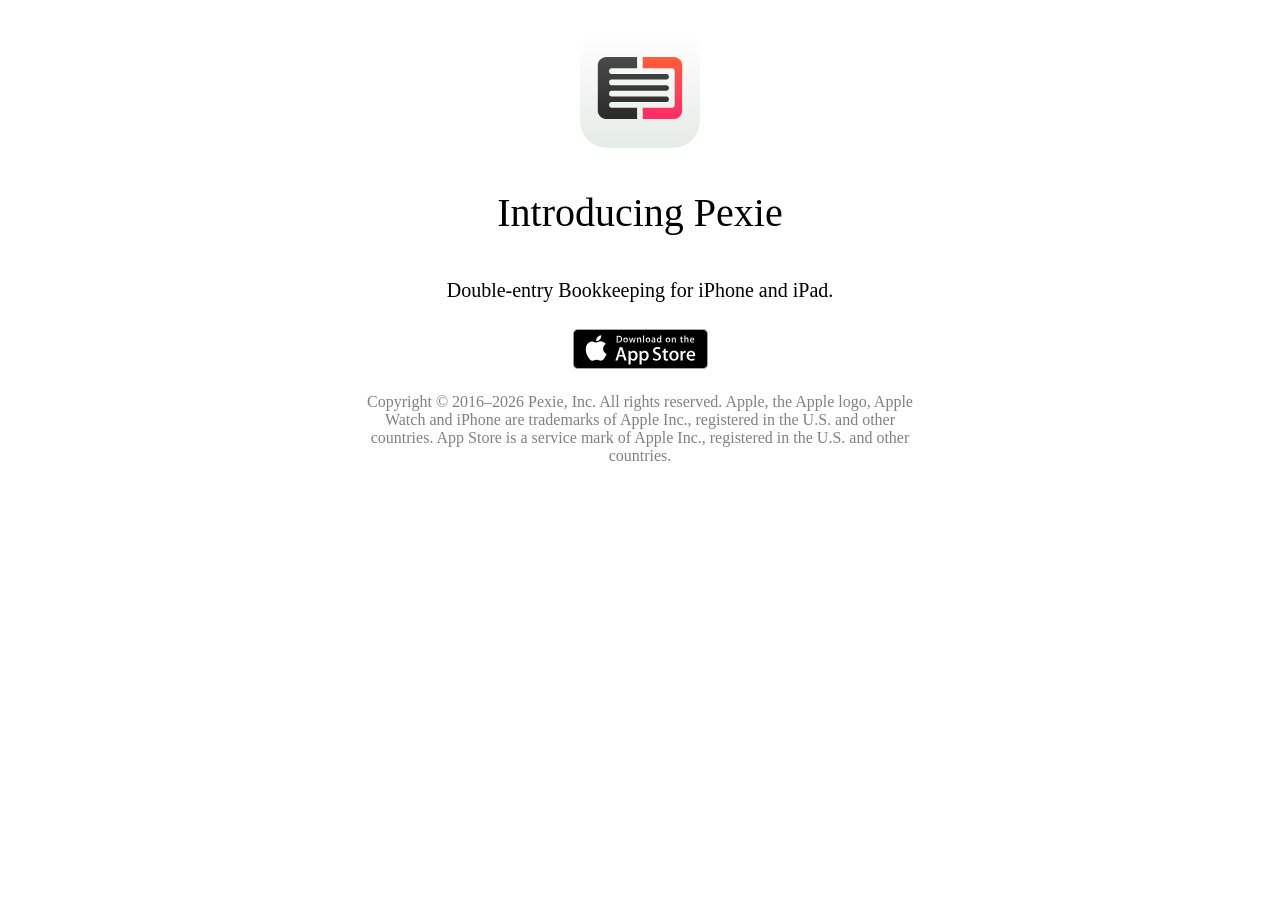
<file: docs/index.html>
<!DOCTYPE html>
<html>
    <head>
        <link media="only screen and (max-device-width: 480px)" rel="stylesheet" type="text/css" href="css/style-small.css">
        <link media="only screen and (min-device-width: 481px)" rel="stylesheet" type="text/css" href="css/style-big.css">
        <link rel="mask-icon" href="/favicon.svg" color="#000000">
        <link rel="apple-touch-icon" sizes="60x60" href="img/iPhone-60.png">
        <link rel="apple-touch-icon" sizes="120x120" href="img/iPhone-60@2x.png">
        <link rel="apple-touch-icon" sizes="180x180" href="img/iPhone-60@3x.png">
        <link rel="apple-touch-icon" sizes="76x76" href="img/iPad-76.png">
        <link rel="apple-touch-icon" sizes="152x152" href="img/iPad-76@2x.png">
        <meta name=viewport content="width=device-width, initial-scale=1.0">
        <title>
            Pexie
        </title>
    </head>
    <body>
        <div class="wrapper">
            <div class="center app-icon">
                <img class="app-icon" src="img/pexie.svg"></img>
            </div>
            <div class="center title">
            <h1>Introducing Pexie</h1>
            </div>
            <div class="center title">
            <h2>Double-entry Bookkeeping for iPhone and iPad.</h2>
            </div>
            <div class="center app-store">
                <a href="https://itunes.apple.com/us/app/pexie/id1132776642">
                    <img class="app-store" src="img/app-store.svg" href="https://itunes.apple.com/us/app/pexie/id1132776642"></img>
                </a>
            </div>
        </div>
        <footer>
        <p class="center">
            Copyright &#169; 2016&#8211;2026 Pexie, Inc. All rights reserved. 
            Apple, the Apple logo, Apple Watch and iPhone are 
            trademarks of Apple Inc., registered in the U.S. and 
            other countries. App Store is a service mark of Apple 
            Inc., registered in the U.S. and other countries. 
        </p>
        </footer>
    </body>
</html>
</file>
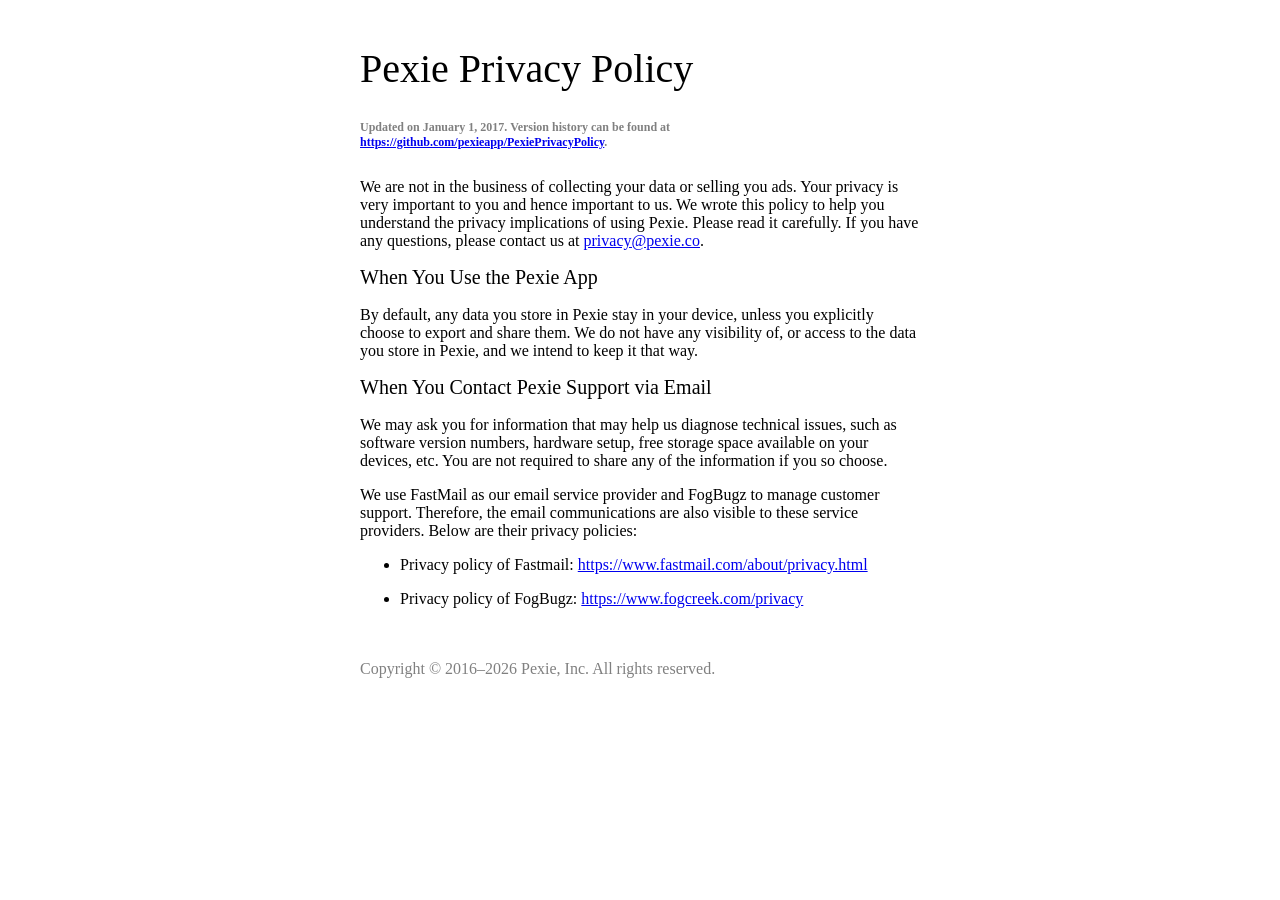
<file: docs/privacy/index.html>
<!DOCTYPE=html>
<html>
    <head>
        <link media="only screen and (max-device-width: 480px)" rel="stylesheet" type="text/css" href="../css/style-small.css">
        <link media="only screen and (min-device-width: 481px)" rel="stylesheet" type="text/css" href="../css/style-big.css">
        <link rel="mask-icon" href="../favicon.svg" color="#000000">
        <link rel="apple-touch-icon" sizes="60x60" href="../img/iPhone-60.png">
        <link rel="apple-touch-icon" sizes="120x120" href="../img/iPhone-60@2x.png">
        <link rel="apple-touch-icon" sizes="180x180" href="../img/iPhone-60@3x.png">
        <link rel="apple-touch-icon" sizes="76x76" href="../img/iPad-76.png">
        <link rel="apple-touch-icon" sizes="152x152" href="../img/iPad-76@2x.png">
        <meta name=viewport content="width=device-width, initial-scale=1.0">
        <title>
            Pexie Privacy Policy
        </title>
    </head>
    <body>
        <div class="wrapper">
            <h1>Pexie Privacy Policy</h1>
            <h6><p>Updated on January 1, 2017. Version history can be found at 
		        <a href="https://github.com/pexieapp/PexiePrivacyPolicy">
                https://github.com/pexieapp/PexiePrivacyPolicy</a>.
            </p></h6>
            <p> We are not in the business of collecting your data or 
                selling you ads. Your privacy is very important to you and 
                hence important to us. We wrote this policy to help you 
                understand the privacy implications of using Pexie. Please 
                read it carefully. If you have any questions, please contact 
                us at <a href="mailto:privacy@pexie.co">privacy@pexie.co</a>.
            </p>
            <h2> When You Use the Pexie App </h2>
            <p> By default, any data you store in Pexie stay in your device, 
                unless you explicitly choose to export and share them. We 
                do not have any visibility of, or access to the data you store 
                in Pexie, and we intend to keep it that way.
            </p>
            <h2> When You Contact Pexie Support via Email </h2>
            <p> We may ask you for information that may help us diagnose 
                technical issues, such as software version numbers, hardware 
                setup, free storage space available on your devices, etc. 
                You are not required to share any of the information if 
                you so choose.
            </p>
            <p> We use FastMail as our email service provider and FogBugz 
                to manage customer support. Therefore, the email communications 
                are also visible to these service providers. Below are their 
                privacy policies:
            </p>

            <ul>
                <li><p>Privacy policy of Fastmail: <a href="https://www.fastmail.com/about/privacy.html">https://www.fastmail.com/about/privacy.html</a></p></li>
                <li><p>Privacy policy of FogBugz: <a href="https://www.fogcreek.com/privacy">https://www.fogcreek.com/privacy</a></p></li>
            </ul>
        </div>
    </body>
    <footer>
        <div class="wrapper">
            <p>
                Copyright &#169; 2016&#8211;2026 Pexie, Inc. All rights reserved.
            </p>
        </div>
    </footer>
</html>
</file>
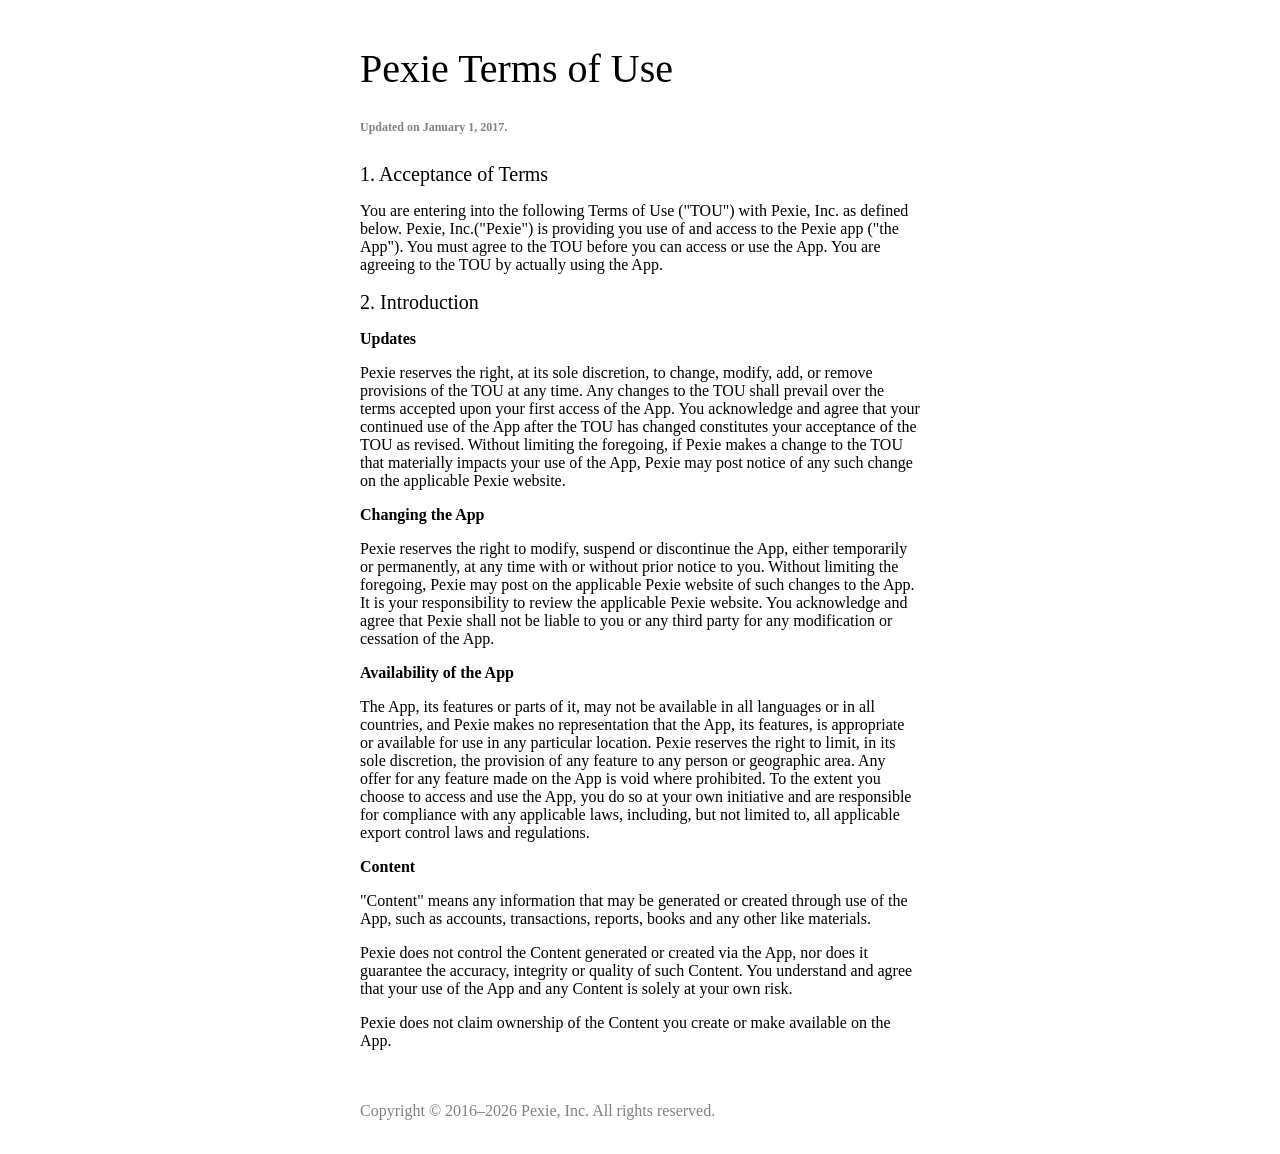
<file: docs/terms-of-use/index.html>
<!DOCTYPE=html>
<html>
    <head>
        <link media="only screen and (max-device-width: 480px)" rel="stylesheet" type="text/css" href="../css/style-small.css">
        <link media="only screen and (min-device-width: 481px)" rel="stylesheet" type="text/css" href="../css/style-big.css">
        <link rel="mask-icon" href="../favicon.svg" color="#000000">
        <link rel="apple-touch-icon" sizes="60x60" href="../img/iPhone-60.png">
        <link rel="apple-touch-icon" sizes="120x120" href="../img/iPhone-60@2x.png">
        <link rel="apple-touch-icon" sizes="180x180" href="../img/iPhone-60@3x.png">
        <link rel="apple-touch-icon" sizes="76x76" href="../img/iPad-76.png">
        <link rel="apple-touch-icon" sizes="152x152" href="../img/iPad-76@2x.png">
        <meta name=viewport content="width=device-width, initial-scale=1.0">
        <title>
            Pexie Terms of Use
        </title>
    </head>
    <body>
        <div class="wrapper">
            <h1>Pexie Terms of Use</h1>
            <h6><p>Updated on January 1, 2017.</p></h6>
            <h2>1. Acceptance of Terms </h2>
            <p>
                You are entering into the following Terms of Use ("TOU") 
                with Pexie, Inc. as defined below. Pexie, Inc.("Pexie") 
                is providing you use of and access to the Pexie app ("the App"). 
                You must agree to the TOU before you can access or use the App. 
                You are agreeing to the TOU by actually using the App.
            </p>
            <h2>2. Introduction</h2>
            <h3>Updates</h3>
            <p>
                Pexie reserves the right, at its sole discretion, to change, 
                modify, add, or remove provisions of the TOU at any time. 
                Any changes to the TOU shall prevail over the terms accepted 
                upon your first access of the App. You acknowledge and agree 
                that your continued use of the App after the TOU has changed 
                constitutes your acceptance of the TOU as revised. Without 
                limiting the foregoing, if Pexie makes a change to the TOU 
                that materially impacts your use of the App, Pexie may post 
                notice of any such change on the applicable Pexie website.
            </p>
            <h3>Changing the App</h3>
            <p>
                Pexie reserves the right to modify, suspend or discontinue 
                the App, either temporarily or permanently, at any time with 
                or without prior notice to you. Without limiting the foregoing, 
                Pexie may post on the applicable Pexie website of such 
                changes to the App. It is your responsibility to review the 
                applicable Pexie website. You acknowledge and agree that 
                Pexie shall not be liable to you or any third party for any 
                modification or cessation of the App.
            </p>
            <h3>Availability of the App</h3>
            <p>
                The App, its features or parts of it, may not be available 
                in all languages or in all countries, and Pexie makes no 
                representation that the App, its features, is appropriate 
                or available for use in any particular location. Pexie 
                reserves the right to limit, in its sole discretion, the 
                provision of any feature to any person or geographic area. 
                Any offer for any feature made on the App is void where 
                prohibited. To the extent you choose to access and use the 
                App, you do so at your own initiative and are responsible 
                for compliance with any applicable laws, including, but 
                not limited to, all applicable export control laws and regulations.
            </p>
            <h3>Content</h3>
            <p>
                "Content" means any information that may be generated or 
                created through use of the App, such as accounts, transactions, 
                reports, books and any other like materials. 
            </p>
            <p>
                Pexie does not control the Content generated or created via 
                the App, nor does it guarantee the accuracy, integrity or
                quality of such Content. You understand and agree that your 
                use of the App and any Content is solely at your own risk. 
            </p>
            <p>
                Pexie does not claim ownership of the Content you create 
                or make available on the App.
            </p>
        </div>
    </body>
    <footer>
        <div class="wrapper">
            <p>
                Copyright &#169; 2016&#8211;2026 Pexie, Inc. All rights reserved.
            </p>
        </div>
    </footer>
</html>
</file>
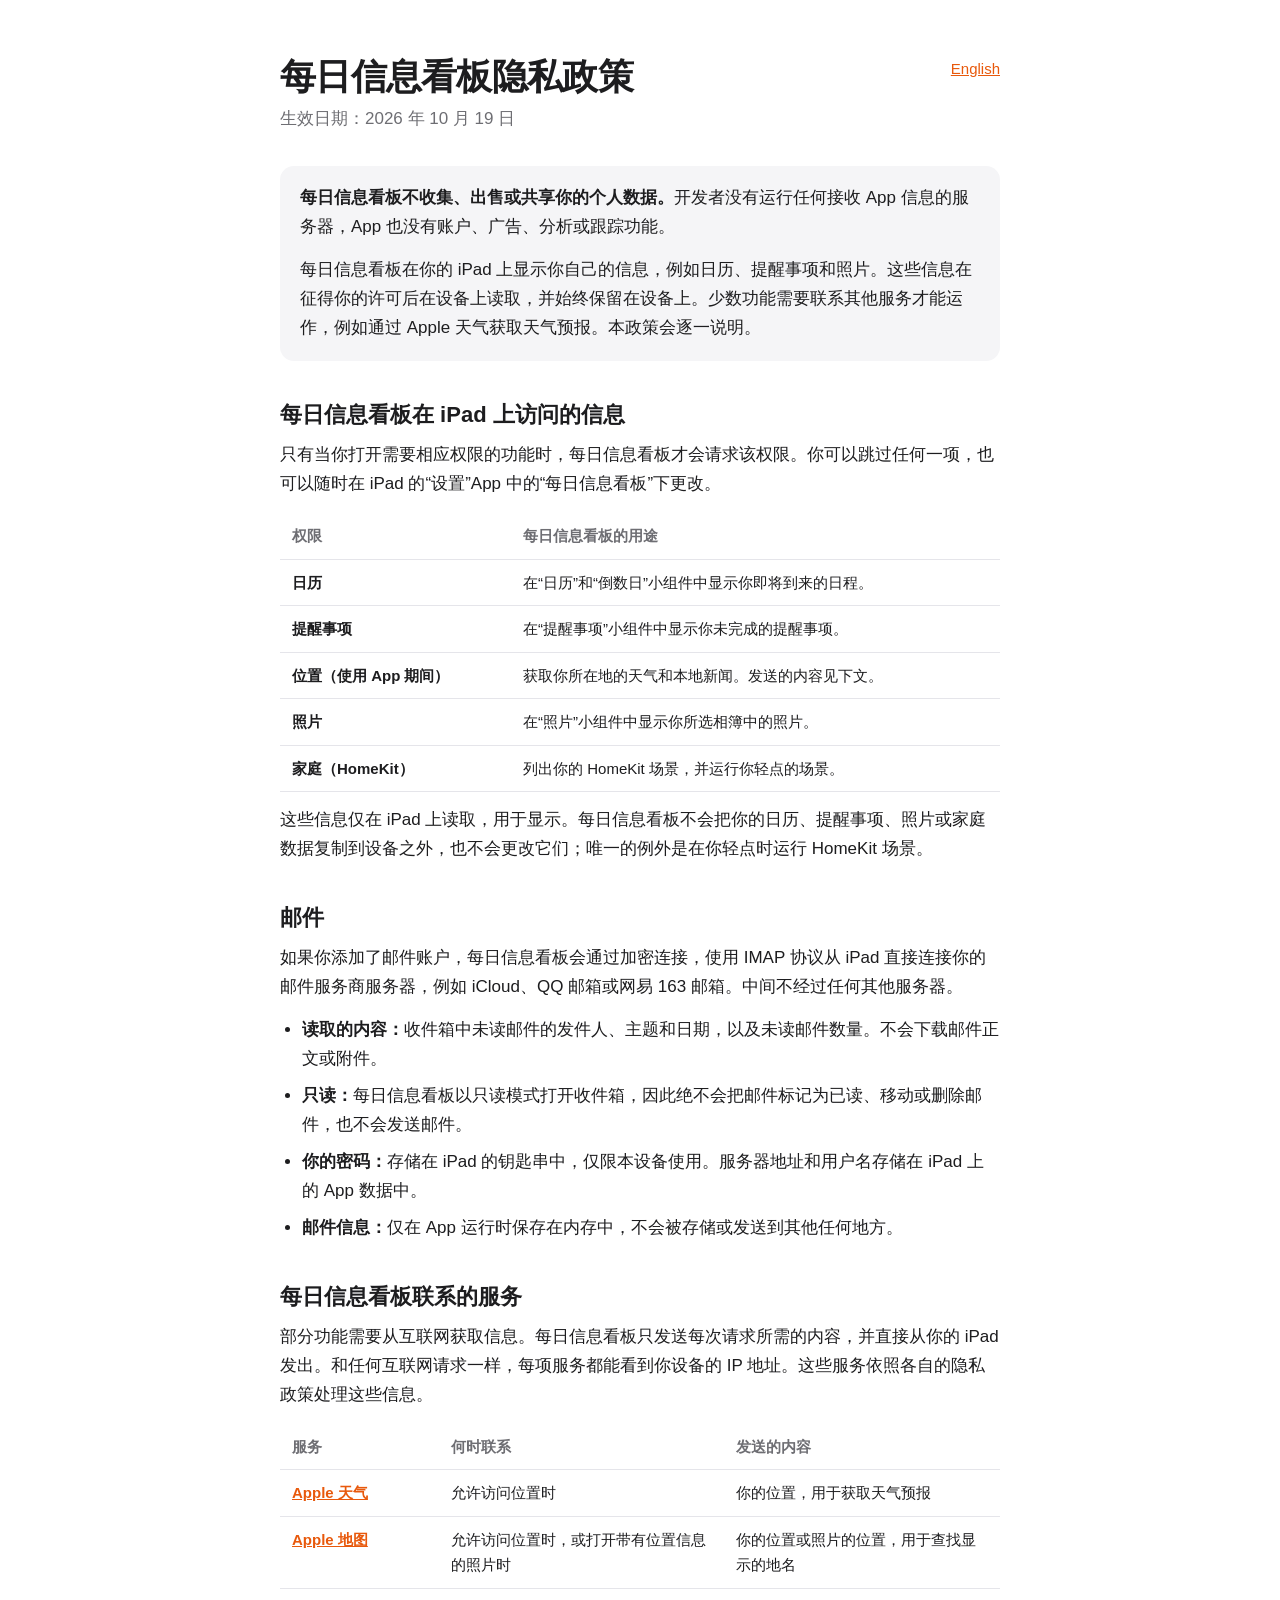
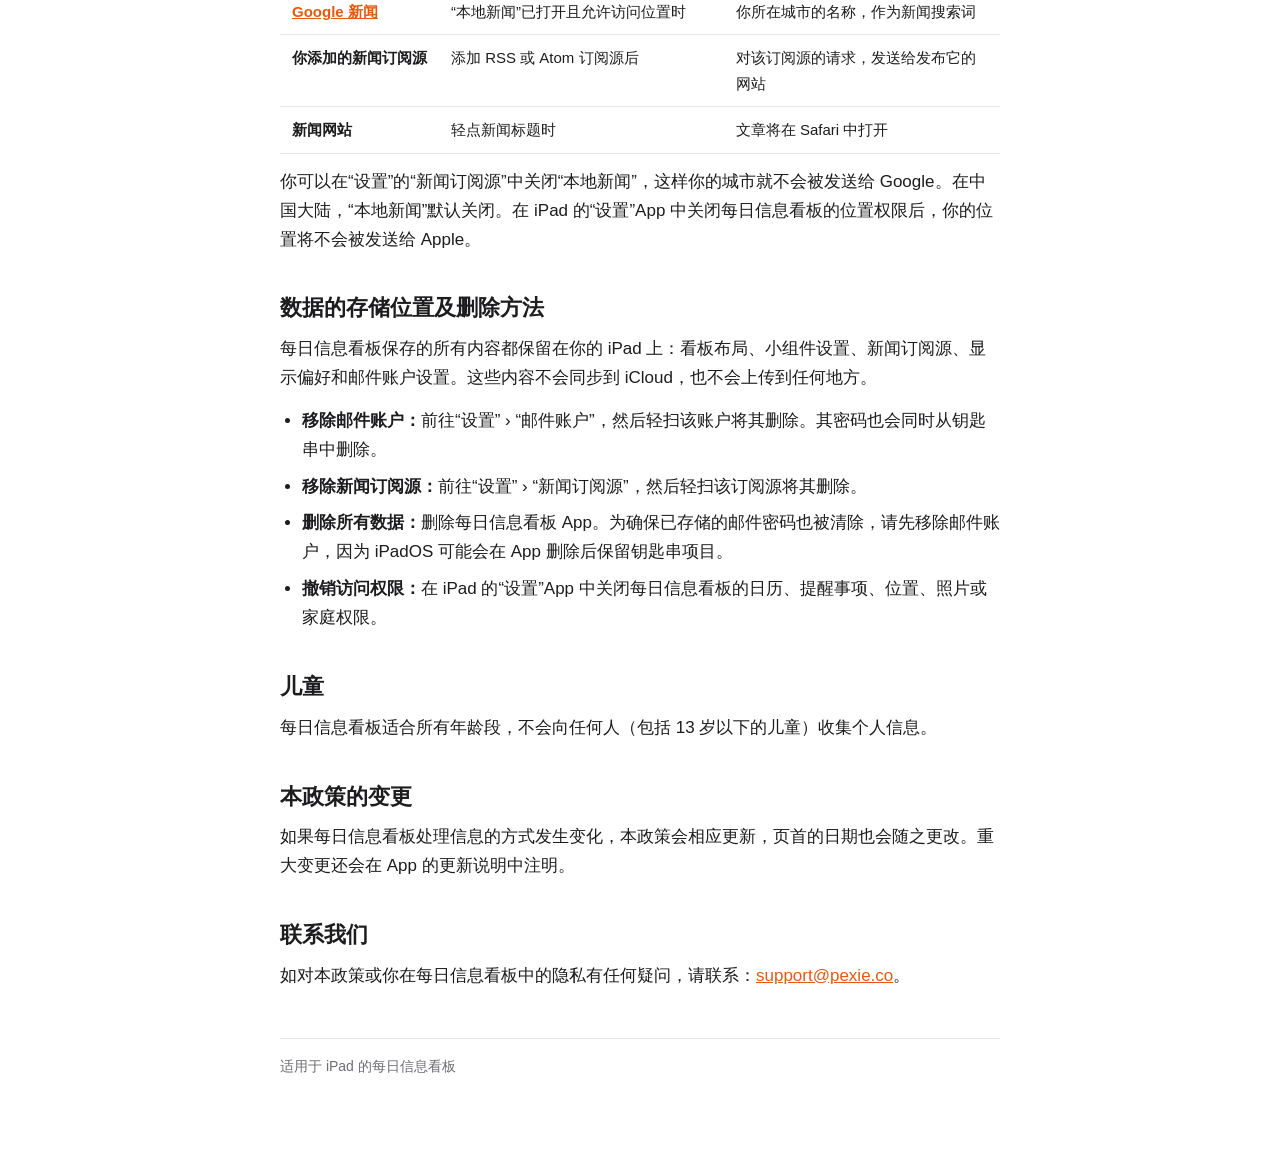
<file: docs/home-state-privacy-zh.html>
<!doctype html>
<html lang="zh-Hans">
<head>
<meta charset="utf-8">
<meta name="viewport" content="width=device-width, initial-scale=1">
<title>每日信息看板隐私政策</title>
<meta name="description" content="每日信息看板 iPad App 如何处理你的信息。每日信息看板不收集任何个人数据。">
<link rel="alternate" hreflang="en" href="home-state-privacy.html">
<style>
  :root {
    --bg: #ffffff;
    --text: #1d1d1f;
    --muted: #6e6e73;
    --rule: #e5e5ea;
    --surface: #f5f5f7;
    --accent: #e8590c;
  }
  @media (prefers-color-scheme: dark) {
    :root {
      --bg: #000000;
      --text: #f5f5f7;
      --muted: #a1a1a6;
      --rule: #38383a;
      --surface: #1c1c1e;
      --accent: #ff9f45;
    }
  }
  * { box-sizing: border-box; }
  body {
    margin: 0;
    background: var(--bg);
    color: var(--text);
    font: 17px/1.7 -apple-system, BlinkMacSystemFont, "PingFang SC", "Hiragino Sans GB", "Microsoft YaHei", "Helvetica Neue", Arial, sans-serif;
    -webkit-text-size-adjust: 100%;
  }
  main { max-width: 760px; margin: 0 auto; padding: 56px 20px 72px; }
  h1 { font-size: 36px; line-height: 1.15; letter-spacing: -0.02em; margin: 0 0 8px; }
  h2 { font-size: 22px; line-height: 1.3; margin: 40px 0 12px; }
  p { margin: 0 0 14px; }
  ul { margin: 0 0 14px; padding-left: 22px; }
  li { margin-bottom: 8px; }
  a { color: var(--accent); }
  .effective { color: var(--muted); margin-bottom: 32px; }
  .summary { background: var(--surface); border-radius: 14px; padding: 18px 20px; margin-bottom: 8px; }
  .summary p:last-child { margin-bottom: 0; }
  .table-wrap { overflow-x: auto; margin: 0 0 14px; }
  table { border-collapse: collapse; width: 100%; font-size: 15px; }
  th, td { text-align: left; vertical-align: top; padding: 10px 12px; border-bottom: 1px solid var(--rule); }
  th { font-weight: 600; color: var(--muted); white-space: nowrap; }
  td:first-child { font-weight: 600; white-space: nowrap; }
  .lang { float: right; font-size: 15px; }
  footer { margin-top: 48px; padding-top: 16px; border-top: 1px solid var(--rule); color: var(--muted); font-size: 14px; }
  @media (max-width: 520px) {
    main { padding-top: 32px; }
    h1 { font-size: 30px; }
    td:first-child, th { white-space: normal; }
  }
</style>
</head>
<body>
<main>
  <a class="lang" href="home-state-privacy.html" hreflang="en" lang="en">English</a>
  <h1>每日信息看板隐私政策</h1>
  <p class="effective">生效日期：2026 年 10 月 19 日</p>

  <section class="summary" aria-label="摘要">
    <p><strong>每日信息看板不收集、出售或共享你的个人数据。</strong>开发者没有运行任何接收 App 信息的服务器，App 也没有账户、广告、分析或跟踪功能。</p>
    <p>每日信息看板在你的 iPad 上显示你自己的信息，例如日历、提醒事项和照片。这些信息在征得你的许可后在设备上读取，并始终保留在设备上。少数功能需要联系其他服务才能运作，例如通过 Apple 天气获取天气预报。本政策会逐一说明。</p>
  </section>

  <h2>每日信息看板在 iPad 上访问的信息</h2>
  <p>只有当你打开需要相应权限的功能时，每日信息看板才会请求该权限。你可以跳过任何一项，也可以随时在 iPad 的“设置”App 中的“每日信息看板”下更改。</p>
  <div class="table-wrap">
    <table>
      <thead><tr><th>权限</th><th>每日信息看板的用途</th></tr></thead>
      <tbody>
        <tr><td>日历</td><td>在“日历”和“倒数日”小组件中显示你即将到来的日程。</td></tr>
        <tr><td>提醒事项</td><td>在“提醒事项”小组件中显示你未完成的提醒事项。</td></tr>
        <tr><td>位置（使用 App 期间）</td><td>获取你所在地的天气和本地新闻。发送的内容见下文。</td></tr>
        <tr><td>照片</td><td>在“照片”小组件中显示你所选相簿中的照片。</td></tr>
        <tr><td>家庭（HomeKit）</td><td>列出你的 HomeKit 场景，并运行你轻点的场景。</td></tr>
      </tbody>
    </table>
  </div>
  <p>这些信息仅在 iPad 上读取，用于显示。每日信息看板不会把你的日历、提醒事项、照片或家庭数据复制到设备之外，也不会更改它们；唯一的例外是在你轻点时运行 HomeKit 场景。</p>

  <h2>邮件</h2>
  <p>如果你添加了邮件账户，每日信息看板会通过加密连接，使用 IMAP 协议从 iPad 直接连接你的邮件服务商服务器，例如 iCloud、QQ 邮箱或网易 163 邮箱。中间不经过任何其他服务器。</p>
  <ul>
    <li><strong>读取的内容：</strong>收件箱中未读邮件的发件人、主题和日期，以及未读邮件数量。不会下载邮件正文或附件。</li>
    <li><strong>只读：</strong>每日信息看板以只读模式打开收件箱，因此绝不会把邮件标记为已读、移动或删除邮件，也不会发送邮件。</li>
    <li><strong>你的密码：</strong>存储在 iPad 的钥匙串中，仅限本设备使用。服务器地址和用户名存储在 iPad 上的 App 数据中。</li>
    <li><strong>邮件信息：</strong>仅在 App 运行时保存在内存中，不会被存储或发送到其他任何地方。</li>
  </ul>

  <h2>每日信息看板联系的服务</h2>
  <p>部分功能需要从互联网获取信息。每日信息看板只发送每次请求所需的内容，并直接从你的 iPad 发出。和任何互联网请求一样，每项服务都能看到你设备的 IP 地址。这些服务依照各自的隐私政策处理这些信息。</p>
  <div class="table-wrap">
    <table>
      <thead><tr><th>服务</th><th>何时联系</th><th>发送的内容</th></tr></thead>
      <tbody>
        <tr><td><a href="https://www.apple.com/legal/privacy/">Apple 天气</a></td><td>允许访问位置时</td><td>你的位置，用于获取天气预报</td></tr>
        <tr><td><a href="https://www.apple.com/legal/privacy/">Apple 地图</a></td><td>允许访问位置时，或打开带有位置信息的照片时</td><td>你的位置或照片的位置，用于查找显示的地名</td></tr>
        <tr><td><a href="https://policies.google.com/privacy">Google 新闻</a></td><td>“本地新闻”已打开且允许访问位置时</td><td>你所在城市的名称，作为新闻搜索词</td></tr>
        <tr><td>你添加的新闻订阅源</td><td>添加 RSS 或 Atom 订阅源后</td><td>对该订阅源的请求，发送给发布它的网站</td></tr>
        <tr><td>新闻网站</td><td>轻点新闻标题时</td><td>文章将在 Safari 中打开</td></tr>
      </tbody>
    </table>
  </div>
  <p>你可以在“设置”的“新闻订阅源”中关闭“本地新闻”，这样你的城市就不会被发送给 Google。在中国大陆，“本地新闻”默认关闭。在 iPad 的“设置”App 中关闭每日信息看板的位置权限后，你的位置将不会被发送给 Apple。</p>

  <h2>数据的存储位置及删除方法</h2>
  <p>每日信息看板保存的所有内容都保留在你的 iPad 上：看板布局、小组件设置、新闻订阅源、显示偏好和邮件账户设置。这些内容不会同步到 iCloud，也不会上传到任何地方。</p>
  <ul>
    <li><strong>移除邮件账户：</strong>前往“设置” › “邮件账户”，然后轻扫该账户将其删除。其密码也会同时从钥匙串中删除。</li>
    <li><strong>移除新闻订阅源：</strong>前往“设置” › “新闻订阅源”，然后轻扫该订阅源将其删除。</li>
    <li><strong>删除所有数据：</strong>删除每日信息看板 App。为确保已存储的邮件密码也被清除，请先移除邮件账户，因为 iPadOS 可能会在 App 删除后保留钥匙串项目。</li>
    <li><strong>撤销访问权限：</strong>在 iPad 的“设置”App 中关闭每日信息看板的日历、提醒事项、位置、照片或家庭权限。</li>
  </ul>

  <h2>儿童</h2>
  <p>每日信息看板适合所有年龄段，不会向任何人（包括 13 岁以下的儿童）收集个人信息。</p>

  <h2>本政策的变更</h2>
  <p>如果每日信息看板处理信息的方式发生变化，本政策会相应更新，页首的日期也会随之更改。重大变更还会在 App 的更新说明中注明。</p>

  <h2>联系我们</h2>
  <p>如对本政策或你在每日信息看板中的隐私有任何疑问，请联系：<a href="mailto:support@pexie.co">support@pexie.co</a>。</p>

  <footer>适用于 iPad 的每日信息看板</footer>
</main>
</body>
</html>
</file>
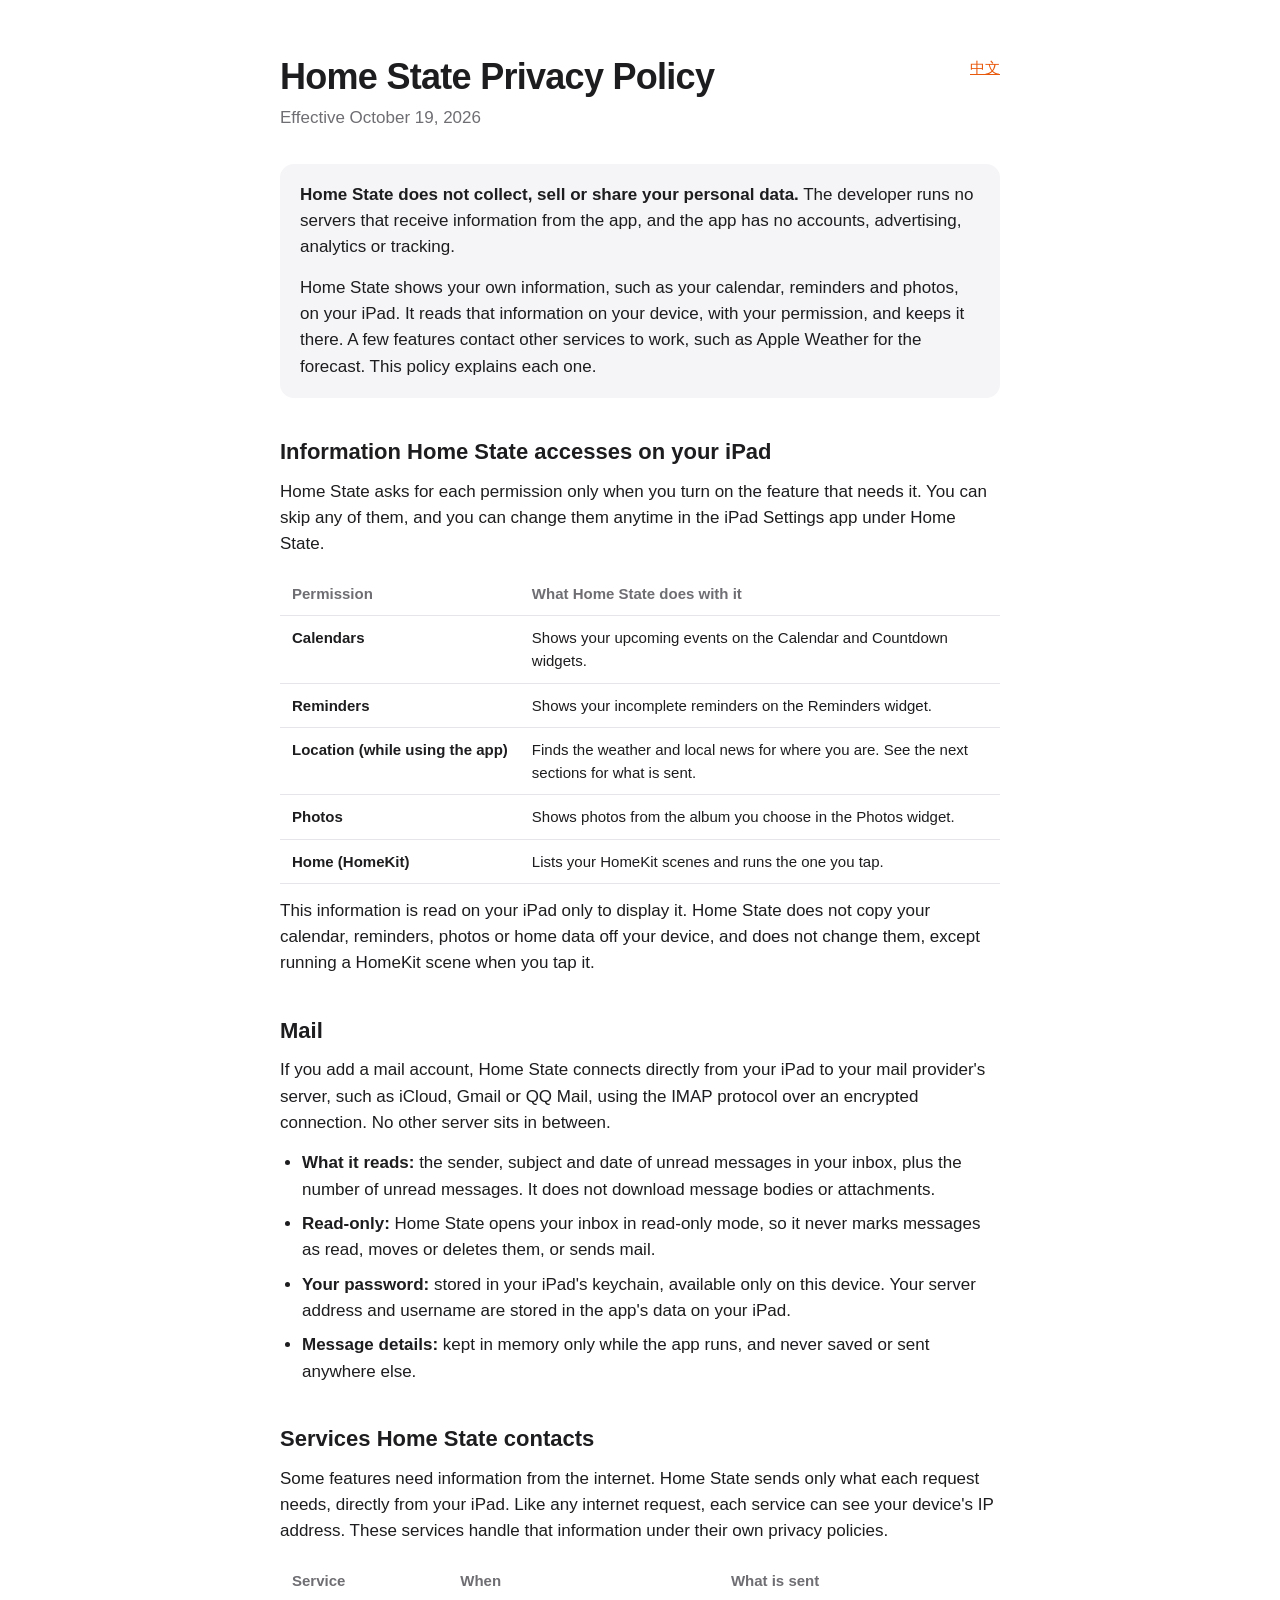
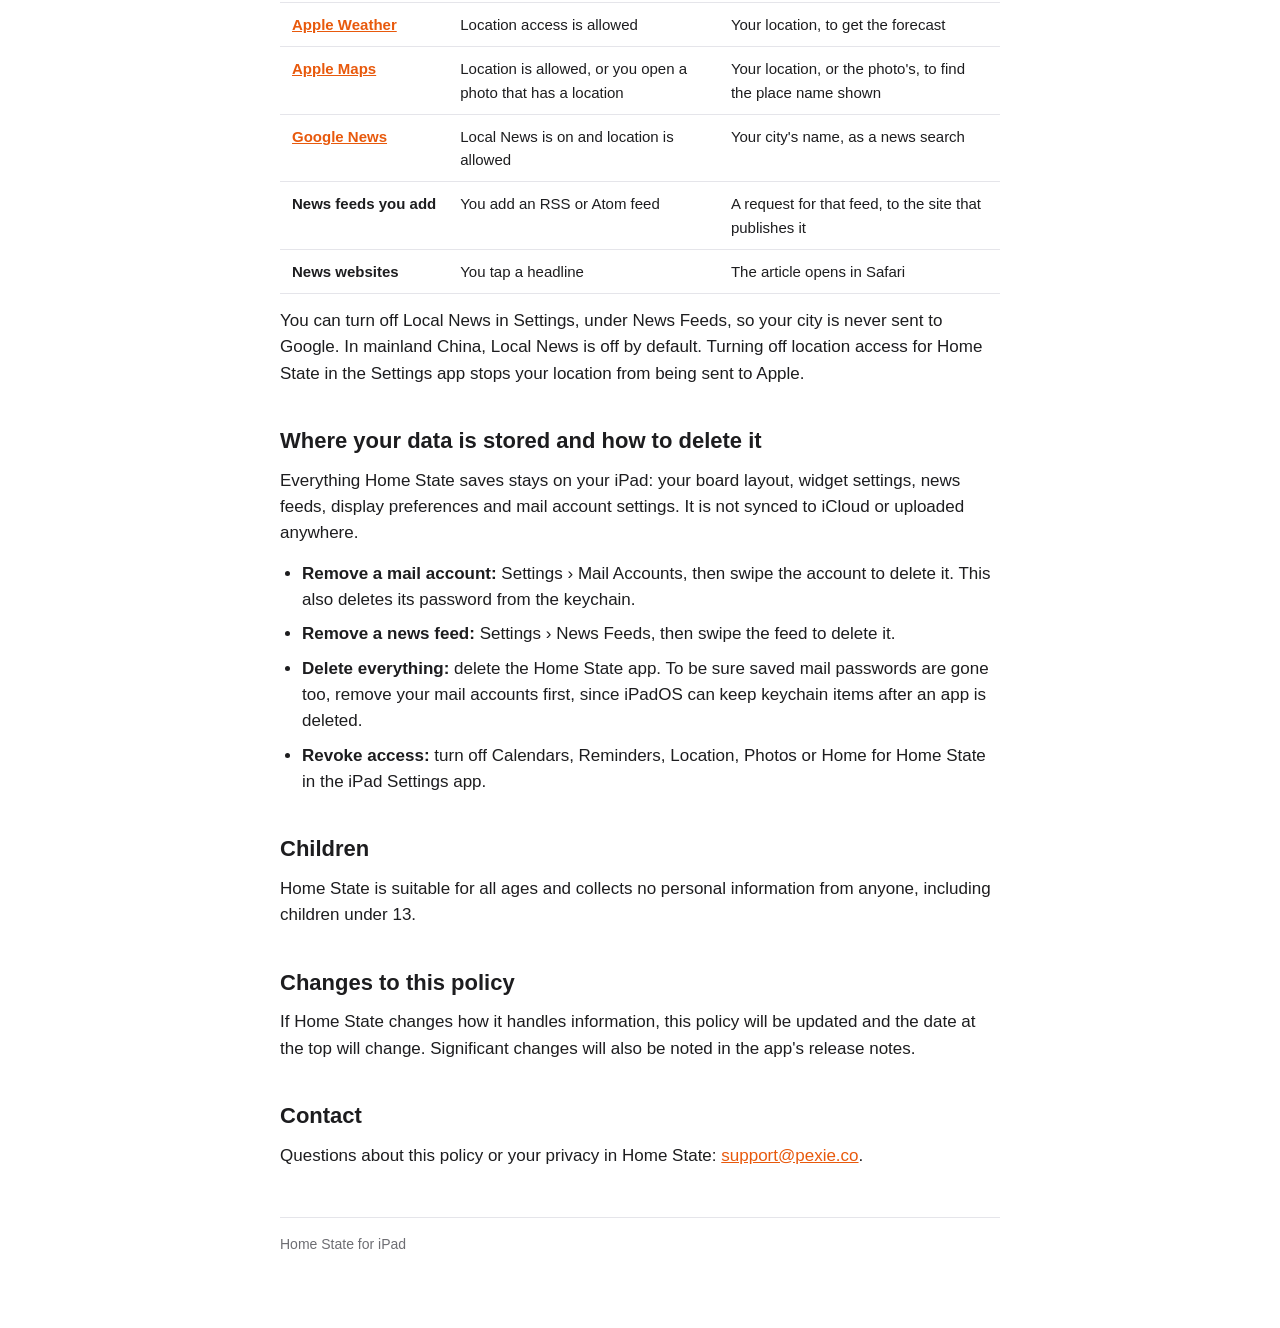
<file: docs/home-state-privacy.html>
<!doctype html>
<html lang="en">
<head>
<meta charset="utf-8">
<meta name="viewport" content="width=device-width, initial-scale=1">
<title>Home State Privacy Policy</title>
<meta name="description" content="How the Home State iPad app handles your information. Home State collects no personal data.">
<link rel="alternate" hreflang="zh-Hans" href="home-state-privacy-zh.html">
<style>
  :root {
    --bg: #ffffff;
    --text: #1d1d1f;
    --muted: #6e6e73;
    --rule: #e5e5ea;
    --surface: #f5f5f7;
    --accent: #e8590c;
  }
  @media (prefers-color-scheme: dark) {
    :root {
      --bg: #000000;
      --text: #f5f5f7;
      --muted: #a1a1a6;
      --rule: #38383a;
      --surface: #1c1c1e;
      --accent: #ff9f45;
    }
  }
  * { box-sizing: border-box; }
  body {
    margin: 0;
    background: var(--bg);
    color: var(--text);
    font: 17px/1.55 -apple-system, BlinkMacSystemFont, "SF Pro Text", "Helvetica Neue", Helvetica, Arial, sans-serif;
    -webkit-text-size-adjust: 100%;
  }
  main { max-width: 760px; margin: 0 auto; padding: 56px 20px 72px; }
  h1 { font-size: 36px; line-height: 1.15; letter-spacing: -0.02em; margin: 0 0 8px; }
  h2 { font-size: 22px; line-height: 1.3; margin: 40px 0 12px; }
  p { margin: 0 0 14px; }
  ul { margin: 0 0 14px; padding-left: 22px; }
  li { margin-bottom: 8px; }
  a { color: var(--accent); }
  .effective { color: var(--muted); margin-bottom: 32px; }
  .summary { background: var(--surface); border-radius: 14px; padding: 18px 20px; margin-bottom: 8px; }
  .summary p:last-child { margin-bottom: 0; }
  .table-wrap { overflow-x: auto; margin: 0 0 14px; }
  table { border-collapse: collapse; width: 100%; font-size: 15px; }
  th, td { text-align: left; vertical-align: top; padding: 10px 12px; border-bottom: 1px solid var(--rule); }
  th { font-weight: 600; color: var(--muted); white-space: nowrap; }
  td:first-child { font-weight: 600; white-space: nowrap; }
  .lang { float: right; font-size: 15px; }
  footer { margin-top: 48px; padding-top: 16px; border-top: 1px solid var(--rule); color: var(--muted); font-size: 14px; }
  @media (max-width: 520px) {
    main { padding-top: 32px; }
    h1 { font-size: 30px; }
    td:first-child, th { white-space: normal; }
  }
</style>
</head>
<body>
<main>
  <a class="lang" href="home-state-privacy-zh.html" hreflang="zh-Hans" lang="zh-Hans">中文</a>
  <h1>Home State Privacy Policy</h1>
  <p class="effective">Effective October 19, 2026</p>

  <section class="summary" aria-label="Summary">
    <p><strong>Home State does not collect, sell or share your personal data.</strong> The developer runs no servers that receive information from the app, and the app has no accounts, advertising, analytics or tracking.</p>
    <p>Home State shows your own information, such as your calendar, reminders and photos, on your iPad. It reads that information on your device, with your permission, and keeps it there. A few features contact other services to work, such as Apple Weather for the forecast. This policy explains each one.</p>
  </section>

  <h2>Information Home State accesses on your iPad</h2>
  <p>Home State asks for each permission only when you turn on the feature that needs it. You can skip any of them, and you can change them anytime in the iPad Settings app under Home State.</p>
  <div class="table-wrap">
    <table>
      <thead><tr><th>Permission</th><th>What Home State does with it</th></tr></thead>
      <tbody>
        <tr><td>Calendars</td><td>Shows your upcoming events on the Calendar and Countdown widgets.</td></tr>
        <tr><td>Reminders</td><td>Shows your incomplete reminders on the Reminders widget.</td></tr>
        <tr><td>Location (while using the app)</td><td>Finds the weather and local news for where you are. See the next sections for what is sent.</td></tr>
        <tr><td>Photos</td><td>Shows photos from the album you choose in the Photos widget.</td></tr>
        <tr><td>Home (HomeKit)</td><td>Lists your HomeKit scenes and runs the one you tap.</td></tr>
      </tbody>
    </table>
  </div>
  <p>This information is read on your iPad only to display it. Home State does not copy your calendar, reminders, photos or home data off your device, and does not change them, except running a HomeKit scene when you tap it.</p>

  <h2>Mail</h2>
  <p>If you add a mail account, Home State connects directly from your iPad to your mail provider's server, such as iCloud, Gmail or QQ Mail, using the IMAP protocol over an encrypted connection. No other server sits in between.</p>
  <ul>
    <li><strong>What it reads:</strong> the sender, subject and date of unread messages in your inbox, plus the number of unread messages. It does not download message bodies or attachments.</li>
    <li><strong>Read-only:</strong> Home State opens your inbox in read-only mode, so it never marks messages as read, moves or deletes them, or sends mail.</li>
    <li><strong>Your password:</strong> stored in your iPad's keychain, available only on this device. Your server address and username are stored in the app's data on your iPad.</li>
    <li><strong>Message details:</strong> kept in memory only while the app runs, and never saved or sent anywhere else.</li>
  </ul>

  <h2>Services Home State contacts</h2>
  <p>Some features need information from the internet. Home State sends only what each request needs, directly from your iPad. Like any internet request, each service can see your device's IP address. These services handle that information under their own privacy policies.</p>
  <div class="table-wrap">
    <table>
      <thead><tr><th>Service</th><th>When</th><th>What is sent</th></tr></thead>
      <tbody>
        <tr><td><a href="https://www.apple.com/legal/privacy/">Apple Weather</a></td><td>Location access is allowed</td><td>Your location, to get the forecast</td></tr>
        <tr><td><a href="https://www.apple.com/legal/privacy/">Apple Maps</a></td><td>Location is allowed, or you open a photo that has a location</td><td>Your location, or the photo's, to find the place name shown</td></tr>
        <tr><td><a href="https://policies.google.com/privacy">Google News</a></td><td>Local News is on and location is allowed</td><td>Your city's name, as a news search</td></tr>
        <tr><td>News feeds you add</td><td>You add an RSS or Atom feed</td><td>A request for that feed, to the site that publishes it</td></tr>
        <tr><td>News websites</td><td>You tap a headline</td><td>The article opens in Safari</td></tr>
      </tbody>
    </table>
  </div>
  <p>You can turn off Local News in Settings, under News Feeds, so your city is never sent to Google. In mainland China, Local News is off by default. Turning off location access for Home State in the Settings app stops your location from being sent to Apple.</p>

  <h2>Where your data is stored and how to delete it</h2>
  <p>Everything Home State saves stays on your iPad: your board layout, widget settings, news feeds, display preferences and mail account settings. It is not synced to iCloud or uploaded anywhere.</p>
  <ul>
    <li><strong>Remove a mail account:</strong> Settings › Mail Accounts, then swipe the account to delete it. This also deletes its password from the keychain.</li>
    <li><strong>Remove a news feed:</strong> Settings › News Feeds, then swipe the feed to delete it.</li>
    <li><strong>Delete everything:</strong> delete the Home State app. To be sure saved mail passwords are gone too, remove your mail accounts first, since iPadOS can keep keychain items after an app is deleted.</li>
    <li><strong>Revoke access:</strong> turn off Calendars, Reminders, Location, Photos or Home for Home State in the iPad Settings app.</li>
  </ul>

  <h2>Children</h2>
  <p>Home State is suitable for all ages and collects no personal information from anyone, including children under 13.</p>

  <h2>Changes to this policy</h2>
  <p>If Home State changes how it handles information, this policy will be updated and the date at the top will change. Significant changes will also be noted in the app's release notes.</p>

  <h2>Contact</h2>
  <p>Questions about this policy or your privacy in Home State: <a href="mailto:support@pexie.co">support@pexie.co</a>.</p>

  <footer>Home State for iPad</footer>
</main>
</body>
</html>
</file>
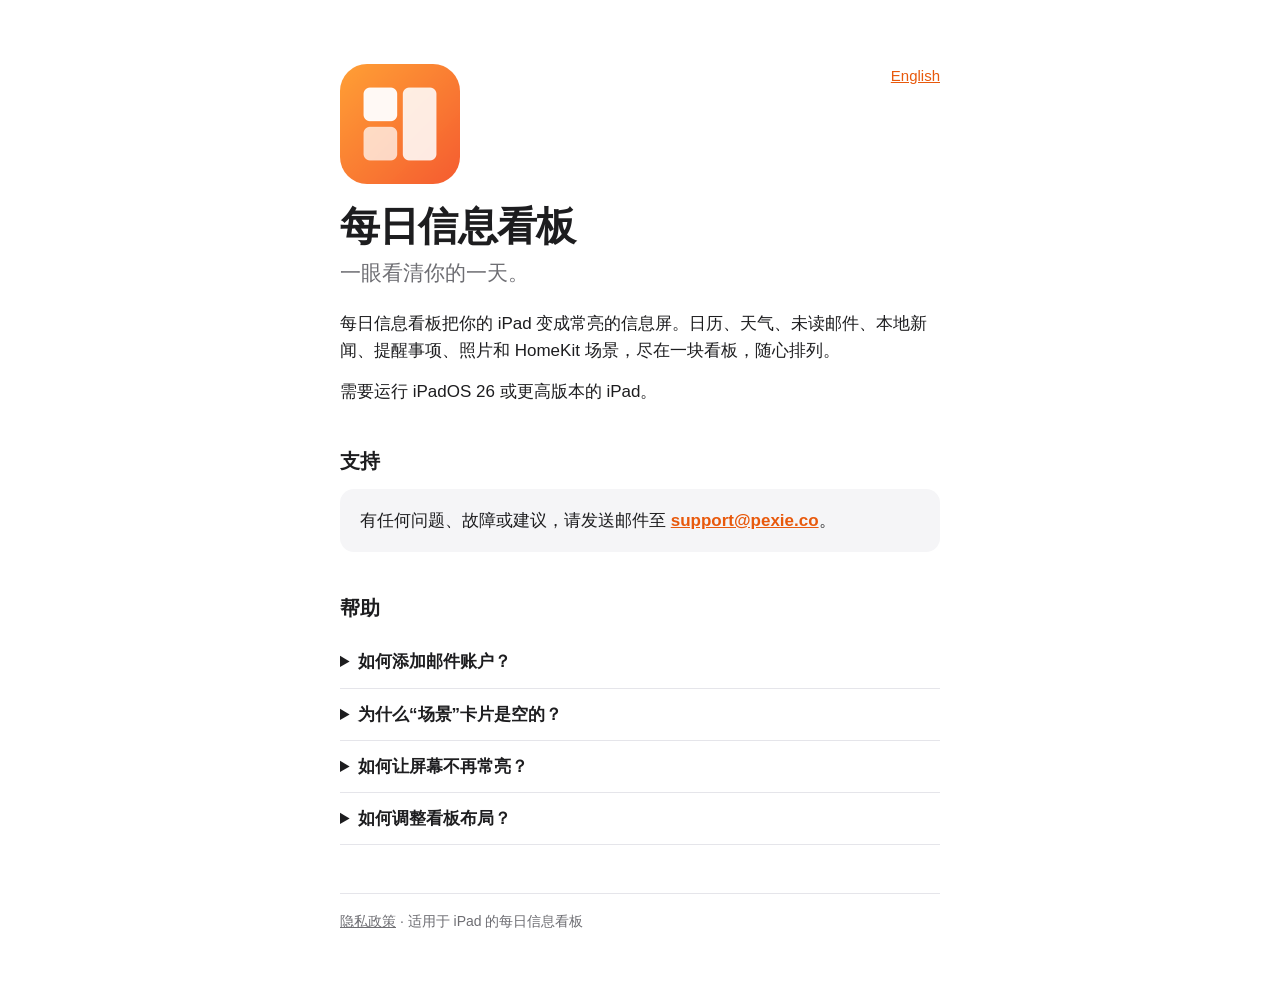
<file: docs/home-state-zh.html>
<!doctype html>
<html lang="zh-Hans">
<head>
<meta charset="utf-8">
<meta name="viewport" content="width=device-width, initial-scale=1">
<title>每日信息看板 · iPad</title>
<meta name="description" content="一眼看清你的一天。">
<link rel="alternate" hreflang="en" href="home-state.html">
<style>
  :root { --bg: #ffffff; --text: #1d1d1f; --muted: #6e6e73; --rule: #e5e5ea; --surface: #f5f5f7; --accent: #e8590c; }
  @media (prefers-color-scheme: dark) {
    :root { --bg: #000000; --text: #f5f5f7; --muted: #a1a1a6; --rule: #38383a; --surface: #1c1c1e; --accent: #ff9f45; }
  }
  * { box-sizing: border-box; }
  body { margin: 0; background: var(--bg); color: var(--text);
    font: 17px/1.6 -apple-system, BlinkMacSystemFont, "SF Pro Text", "PingFang SC", "Hiragino Sans GB", "Helvetica Neue", Arial, sans-serif;
    -webkit-text-size-adjust: 100%; }
  main { max-width: 640px; margin: 0 auto; padding: 64px 20px 56px; }
  .lang { float: right; font-size: 15px; }
  .icon { width: 120px; height: 120px; border-radius: 27px; display: block; margin-bottom: 20px; }
  h1 { font-size: 40px; line-height: 1.1; letter-spacing: -0.02em; margin: 0 0 8px; }
  .tagline { font-size: 21px; color: var(--muted); margin: 0 0 20px; }
  h2 { font-size: 20px; margin: 40px 0 12px; }
  p { margin: 0 0 14px; }
  a { color: var(--accent); }
  .contact { background: var(--surface); border-radius: 14px; padding: 18px 20px; }
  .contact p:last-child { margin-bottom: 0; }
  .contact a { font-weight: 600; }
  details { border-bottom: 1px solid var(--rule); padding: 12px 0; }
  summary { cursor: pointer; font-weight: 600; }
  details p { margin: 10px 0 4px; }
  footer { margin-top: 48px; padding-top: 16px; border-top: 1px solid var(--rule); color: var(--muted); font-size: 14px; }
  footer a { color: var(--muted); }
</style>
</head>
<body>
<main>
  <a class="lang" href="home-state.html" hreflang="en" lang="en">English</a>
  <img class="icon" src="[data-uri]" alt="">
  <h1>每日信息看板</h1>
  <p class="tagline">一眼看清你的一天。</p>
  <p>每日信息看板把你的 iPad 变成常亮的信息屏。日历、天气、未读邮件、本地新闻、提醒事项、照片和 HomeKit 场景，尽在一块看板，随心排列。</p>
  <p>需要运行 iPadOS 26 或更高版本的 iPad。</p>

  <h2>支持</h2>
  <div class="contact">
    <p>有任何问题、故障或建议，请发送邮件至 <a href="mailto:support@pexie.co">support@pexie.co</a>。</p>
  </div>

  <h2>帮助</h2>
  <details>
    <summary>如何添加邮件账户？</summary>
    <p>打开“设置”（齿轮图标）›“邮件账户”›“添加账户”，然后使用邮件服务商提供的专用密码或授权码登录，而不是常用密码。每日信息看板只读取收件箱，邮件仍保持未读。</p>
  </details>
  <details>
    <summary>为什么“场景”卡片是空的？</summary>
    <p>“场景”卡片显示的是“家庭”App 中的场景。请先在“家庭”App 中设置家庭并添加场景，然后在每日信息看板请求时允许访问“家庭”。</p>
  </details>
  <details>
    <summary>如何让屏幕不再常亮？</summary>
    <p>每日信息看板默认保持屏幕常亮，方便放在书桌上或挂在墙上。可在“设置”›“显示”中关闭“保持屏幕常亮”。</p>
  </details>
  <details>
    <summary>如何调整看板布局？</summary>
    <p>轻点右上角的网格按钮，或按住任意卡片。拖动卡片即可移动位置，轻点 ⋯ 按钮可更改卡片尺寸或设置。</p>
  </details>

  <footer><a href="home-state-privacy-zh.html">隐私政策</a> · 适用于 iPad 的每日信息看板</footer>
</main>
</body>
</html>
</file>
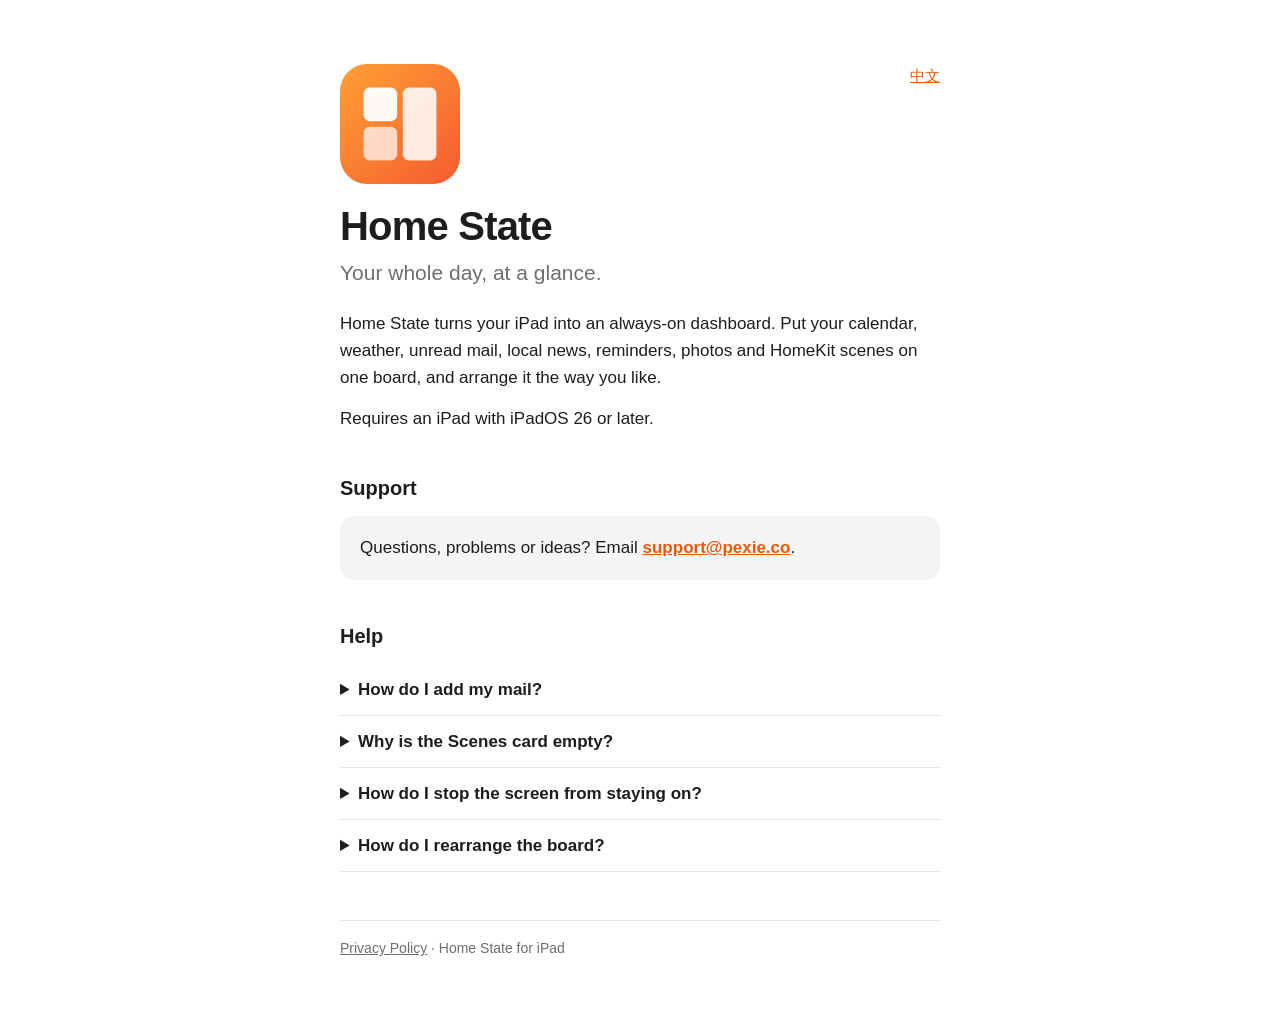
<file: docs/home-state.html>
<!doctype html>
<html lang="en">
<head>
<meta charset="utf-8">
<meta name="viewport" content="width=device-width, initial-scale=1">
<title>Home State for iPad</title>
<meta name="description" content="Your whole day, at a glance.">
<link rel="alternate" hreflang="zh-Hans" href="home-state-zh.html">
<style>
  :root { --bg: #ffffff; --text: #1d1d1f; --muted: #6e6e73; --rule: #e5e5ea; --surface: #f5f5f7; --accent: #e8590c; }
  @media (prefers-color-scheme: dark) {
    :root { --bg: #000000; --text: #f5f5f7; --muted: #a1a1a6; --rule: #38383a; --surface: #1c1c1e; --accent: #ff9f45; }
  }
  * { box-sizing: border-box; }
  body { margin: 0; background: var(--bg); color: var(--text);
    font: 17px/1.6 -apple-system, BlinkMacSystemFont, "SF Pro Text", "PingFang SC", "Hiragino Sans GB", "Helvetica Neue", Arial, sans-serif;
    -webkit-text-size-adjust: 100%; }
  main { max-width: 640px; margin: 0 auto; padding: 64px 20px 56px; }
  .lang { float: right; font-size: 15px; }
  .icon { width: 120px; height: 120px; border-radius: 27px; display: block; margin-bottom: 20px; }
  h1 { font-size: 40px; line-height: 1.1; letter-spacing: -0.02em; margin: 0 0 8px; }
  .tagline { font-size: 21px; color: var(--muted); margin: 0 0 20px; }
  h2 { font-size: 20px; margin: 40px 0 12px; }
  p { margin: 0 0 14px; }
  a { color: var(--accent); }
  .contact { background: var(--surface); border-radius: 14px; padding: 18px 20px; }
  .contact p:last-child { margin-bottom: 0; }
  .contact a { font-weight: 600; }
  details { border-bottom: 1px solid var(--rule); padding: 12px 0; }
  summary { cursor: pointer; font-weight: 600; }
  details p { margin: 10px 0 4px; }
  footer { margin-top: 48px; padding-top: 16px; border-top: 1px solid var(--rule); color: var(--muted); font-size: 14px; }
  footer a { color: var(--muted); }
</style>
</head>
<body>
<main>
  <a class="lang" href="home-state-zh.html" hreflang="zh-Hans" lang="zh-Hans">中文</a>
  <img class="icon" src="[data-uri]" alt="">
  <h1>Home State</h1>
  <p class="tagline">Your whole day, at a glance.</p>
  <p>Home State turns your iPad into an always-on dashboard. Put your calendar, weather, unread mail, local news, reminders, photos and HomeKit scenes on one board, and arrange it the way you like.</p>
  <p>Requires an iPad with iPadOS 26 or later.</p>

  <h2>Support</h2>
  <div class="contact">
    <p>Questions, problems or ideas? Email <a href="mailto:support@pexie.co">support@pexie.co</a>.</p>
  </div>

  <h2>Help</h2>
  <details>
    <summary>How do I add my mail?</summary>
    <p>Open Settings (the gear) › Mail Accounts › Add Account, then sign in with an app-specific password from your mail provider, not your regular password. Home State only reads your inbox, so messages stay unread.</p>
  </details>
  <details>
    <summary>Why is the Scenes card empty?</summary>
    <p>The Scenes card shows the scenes from the Home app. Set up a home and a few scenes there, then allow Home access when Home State asks.</p>
  </details>
  <details>
    <summary>How do I stop the screen from staying on?</summary>
    <p>Home State keeps the screen awake by default so it can sit on a desk or wall. Turn it off in Settings › Display › Keep Screen Awake.</p>
  </details>
  <details>
    <summary>How do I rearrange the board?</summary>
    <p>Tap the grid button at the top right, or press and hold any card. Drag cards to move them, and use the ⋯ button to change a card's size or settings.</p>
  </details>

  <footer><a href="home-state-privacy.html">Privacy Policy</a> · Home State for iPad</footer>
</main>
</body>
</html>
</file>
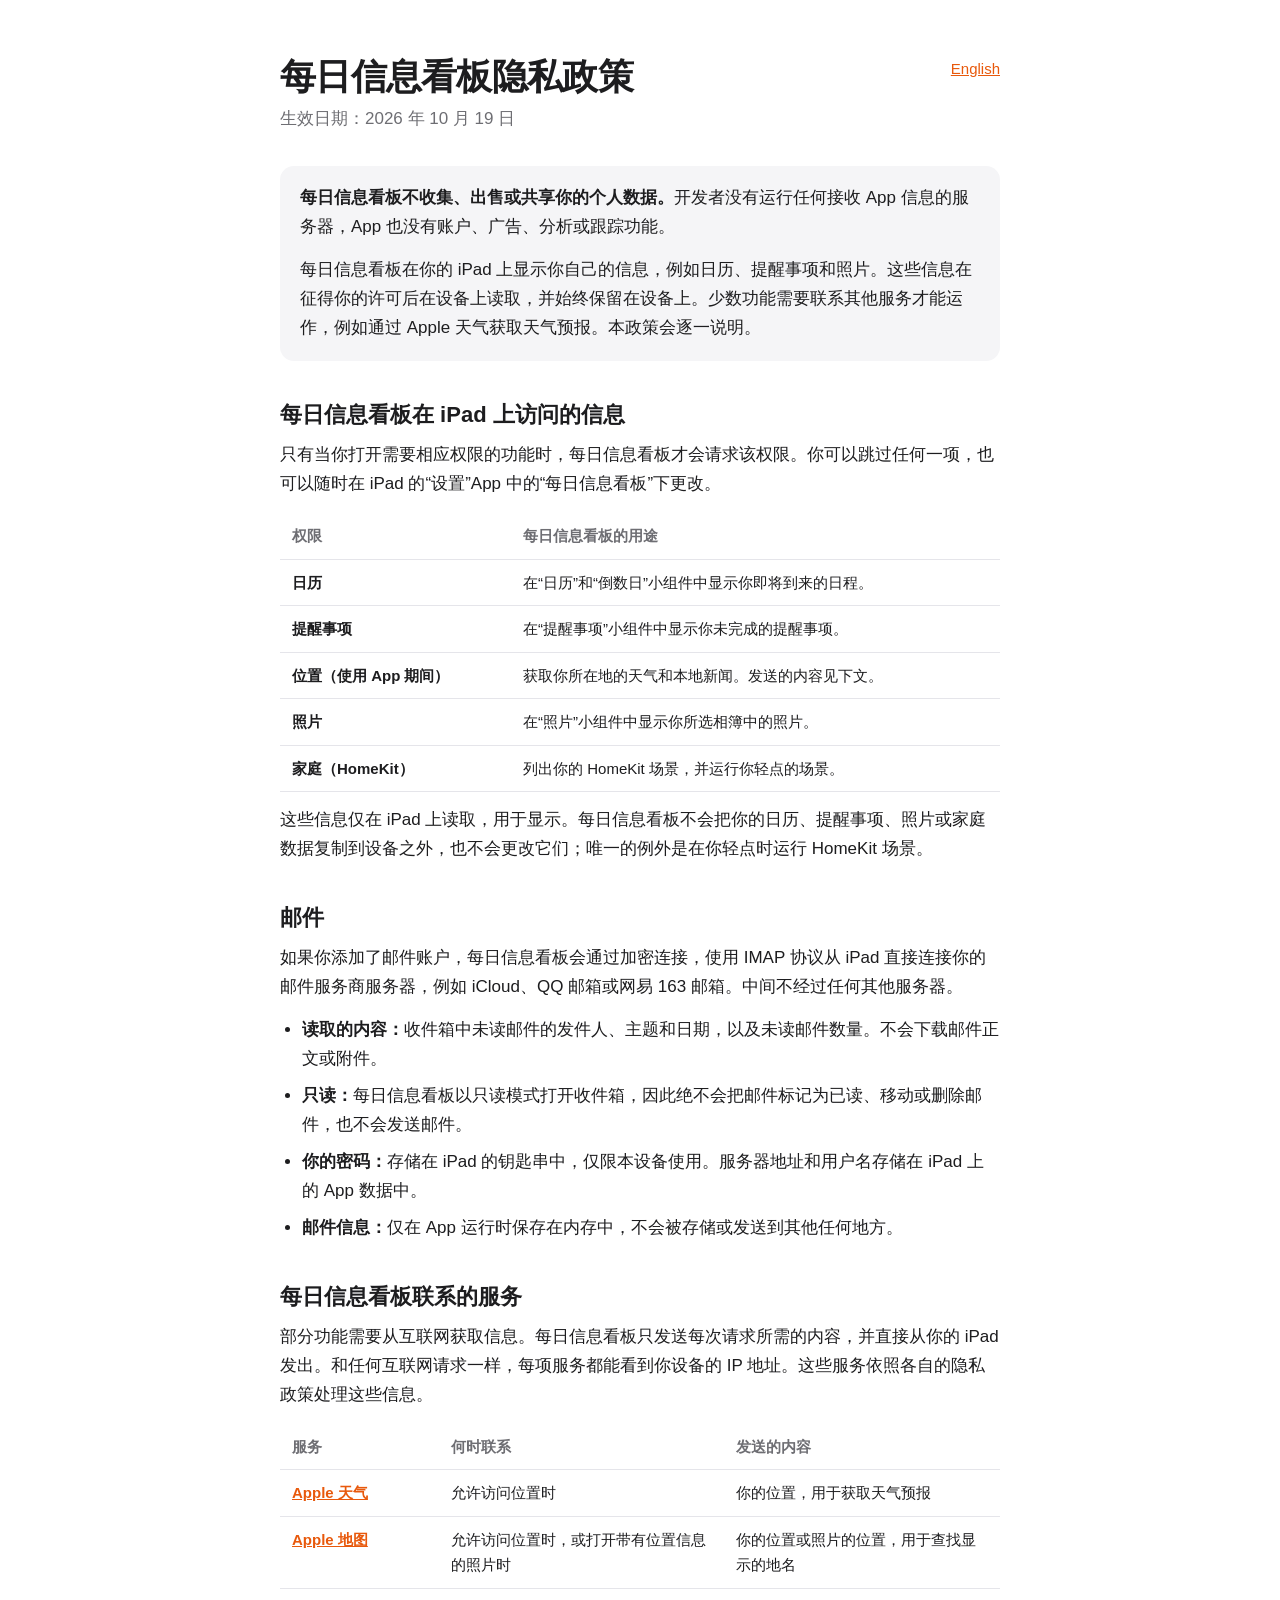
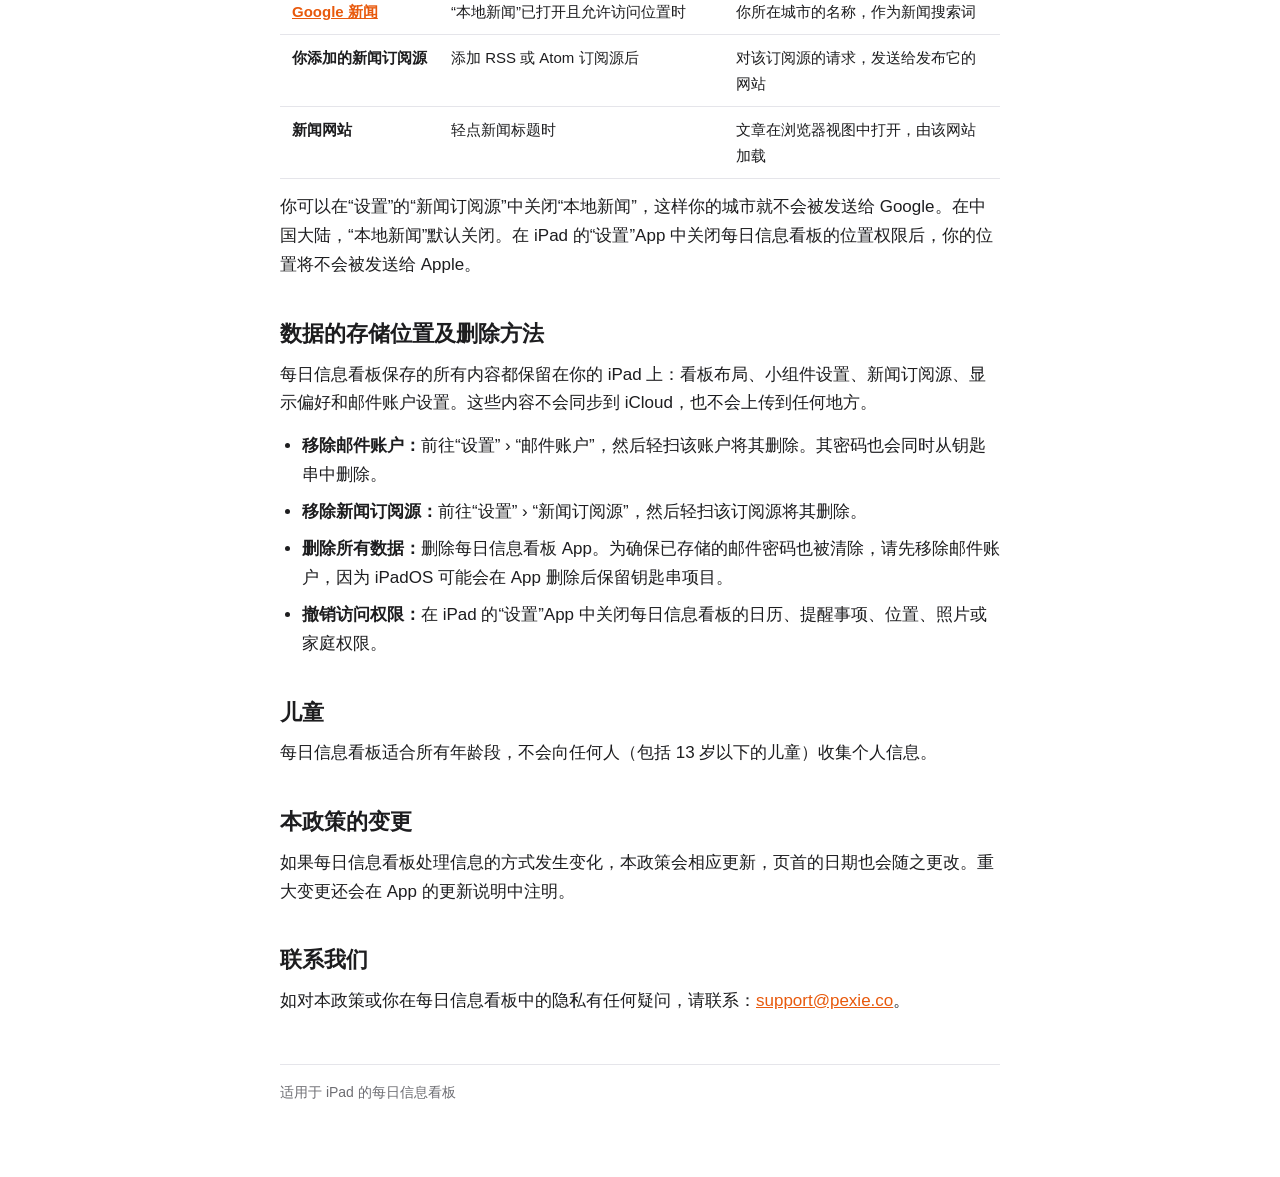
<file: docs/privacy/home-state-privacy-zh.html>
<!doctype html>
<html lang="zh-Hans">
<head>
<meta charset="utf-8">
<meta name="viewport" content="width=device-width, initial-scale=1">
<title>每日信息看板隐私政策</title>
<meta name="description" content="每日信息看板 iPad App 如何处理你的信息。每日信息看板不收集任何个人数据。">
<link rel="alternate" hreflang="en" href="home-state-privacy.html">
<style>
  :root {
    --bg: #ffffff;
    --text: #1d1d1f;
    --muted: #6e6e73;
    --rule: #e5e5ea;
    --surface: #f5f5f7;
    --accent: #e8590c;
  }
  @media (prefers-color-scheme: dark) {
    :root {
      --bg: #000000;
      --text: #f5f5f7;
      --muted: #a1a1a6;
      --rule: #38383a;
      --surface: #1c1c1e;
      --accent: #ff9f45;
    }
  }
  * { box-sizing: border-box; }
  body {
    margin: 0;
    background: var(--bg);
    color: var(--text);
    font: 17px/1.7 -apple-system, BlinkMacSystemFont, "PingFang SC", "Hiragino Sans GB", "Microsoft YaHei", "Helvetica Neue", Arial, sans-serif;
    -webkit-text-size-adjust: 100%;
  }
  main { max-width: 760px; margin: 0 auto; padding: 56px 20px 72px; }
  h1 { font-size: 36px; line-height: 1.15; letter-spacing: -0.02em; margin: 0 0 8px; }
  h2 { font-size: 22px; line-height: 1.3; margin: 40px 0 12px; }
  p { margin: 0 0 14px; }
  ul { margin: 0 0 14px; padding-left: 22px; }
  li { margin-bottom: 8px; }
  a { color: var(--accent); }
  .effective { color: var(--muted); margin-bottom: 32px; }
  .summary { background: var(--surface); border-radius: 14px; padding: 18px 20px; margin-bottom: 8px; }
  .summary p:last-child { margin-bottom: 0; }
  .table-wrap { overflow-x: auto; margin: 0 0 14px; }
  table { border-collapse: collapse; width: 100%; font-size: 15px; }
  th, td { text-align: left; vertical-align: top; padding: 10px 12px; border-bottom: 1px solid var(--rule); }
  th { font-weight: 600; color: var(--muted); white-space: nowrap; }
  td:first-child { font-weight: 600; white-space: nowrap; }
  .lang { float: right; font-size: 15px; }
  footer { margin-top: 48px; padding-top: 16px; border-top: 1px solid var(--rule); color: var(--muted); font-size: 14px; }
  @media (max-width: 520px) {
    main { padding-top: 32px; }
    h1 { font-size: 30px; }
    td:first-child, th { white-space: normal; }
  }
</style>
</head>
<body>
<main>
  <a class="lang" href="home-state-privacy.html" hreflang="en" lang="en">English</a>
  <h1>每日信息看板隐私政策</h1>
  <p class="effective">生效日期：2026 年 10 月 19 日</p>

  <section class="summary" aria-label="摘要">
    <p><strong>每日信息看板不收集、出售或共享你的个人数据。</strong>开发者没有运行任何接收 App 信息的服务器，App 也没有账户、广告、分析或跟踪功能。</p>
    <p>每日信息看板在你的 iPad 上显示你自己的信息，例如日历、提醒事项和照片。这些信息在征得你的许可后在设备上读取，并始终保留在设备上。少数功能需要联系其他服务才能运作，例如通过 Apple 天气获取天气预报。本政策会逐一说明。</p>
  </section>

  <h2>每日信息看板在 iPad 上访问的信息</h2>
  <p>只有当你打开需要相应权限的功能时，每日信息看板才会请求该权限。你可以跳过任何一项，也可以随时在 iPad 的“设置”App 中的“每日信息看板”下更改。</p>
  <div class="table-wrap">
    <table>
      <thead><tr><th>权限</th><th>每日信息看板的用途</th></tr></thead>
      <tbody>
        <tr><td>日历</td><td>在“日历”和“倒数日”小组件中显示你即将到来的日程。</td></tr>
        <tr><td>提醒事项</td><td>在“提醒事项”小组件中显示你未完成的提醒事项。</td></tr>
        <tr><td>位置（使用 App 期间）</td><td>获取你所在地的天气和本地新闻。发送的内容见下文。</td></tr>
        <tr><td>照片</td><td>在“照片”小组件中显示你所选相簿中的照片。</td></tr>
        <tr><td>家庭（HomeKit）</td><td>列出你的 HomeKit 场景，并运行你轻点的场景。</td></tr>
      </tbody>
    </table>
  </div>
  <p>这些信息仅在 iPad 上读取，用于显示。每日信息看板不会把你的日历、提醒事项、照片或家庭数据复制到设备之外，也不会更改它们；唯一的例外是在你轻点时运行 HomeKit 场景。</p>

  <h2>邮件</h2>
  <p>如果你添加了邮件账户，每日信息看板会通过加密连接，使用 IMAP 协议从 iPad 直接连接你的邮件服务商服务器，例如 iCloud、QQ 邮箱或网易 163 邮箱。中间不经过任何其他服务器。</p>
  <ul>
    <li><strong>读取的内容：</strong>收件箱中未读邮件的发件人、主题和日期，以及未读邮件数量。不会下载邮件正文或附件。</li>
    <li><strong>只读：</strong>每日信息看板以只读模式打开收件箱，因此绝不会把邮件标记为已读、移动或删除邮件，也不会发送邮件。</li>
    <li><strong>你的密码：</strong>存储在 iPad 的钥匙串中，仅限本设备使用。服务器地址和用户名存储在 iPad 上的 App 数据中。</li>
    <li><strong>邮件信息：</strong>仅在 App 运行时保存在内存中，不会被存储或发送到其他任何地方。</li>
  </ul>

  <h2>每日信息看板联系的服务</h2>
  <p>部分功能需要从互联网获取信息。每日信息看板只发送每次请求所需的内容，并直接从你的 iPad 发出。和任何互联网请求一样，每项服务都能看到你设备的 IP 地址。这些服务依照各自的隐私政策处理这些信息。</p>
  <div class="table-wrap">
    <table>
      <thead><tr><th>服务</th><th>何时联系</th><th>发送的内容</th></tr></thead>
      <tbody>
        <tr><td><a href="https://www.apple.com/legal/privacy/">Apple 天气</a></td><td>允许访问位置时</td><td>你的位置，用于获取天气预报</td></tr>
        <tr><td><a href="https://www.apple.com/legal/privacy/">Apple 地图</a></td><td>允许访问位置时，或打开带有位置信息的照片时</td><td>你的位置或照片的位置，用于查找显示的地名</td></tr>
        <tr><td><a href="https://policies.google.com/privacy">Google 新闻</a></td><td>“本地新闻”已打开且允许访问位置时</td><td>你所在城市的名称，作为新闻搜索词</td></tr>
        <tr><td>你添加的新闻订阅源</td><td>添加 RSS 或 Atom 订阅源后</td><td>对该订阅源的请求，发送给发布它的网站</td></tr>
        <tr><td>新闻网站</td><td>轻点新闻标题时</td><td>文章在浏览器视图中打开，由该网站加载</td></tr>
      </tbody>
    </table>
  </div>
  <p>你可以在“设置”的“新闻订阅源”中关闭“本地新闻”，这样你的城市就不会被发送给 Google。在中国大陆，“本地新闻”默认关闭。在 iPad 的“设置”App 中关闭每日信息看板的位置权限后，你的位置将不会被发送给 Apple。</p>

  <h2>数据的存储位置及删除方法</h2>
  <p>每日信息看板保存的所有内容都保留在你的 iPad 上：看板布局、小组件设置、新闻订阅源、显示偏好和邮件账户设置。这些内容不会同步到 iCloud，也不会上传到任何地方。</p>
  <ul>
    <li><strong>移除邮件账户：</strong>前往“设置” › “邮件账户”，然后轻扫该账户将其删除。其密码也会同时从钥匙串中删除。</li>
    <li><strong>移除新闻订阅源：</strong>前往“设置” › “新闻订阅源”，然后轻扫该订阅源将其删除。</li>
    <li><strong>删除所有数据：</strong>删除每日信息看板 App。为确保已存储的邮件密码也被清除，请先移除邮件账户，因为 iPadOS 可能会在 App 删除后保留钥匙串项目。</li>
    <li><strong>撤销访问权限：</strong>在 iPad 的“设置”App 中关闭每日信息看板的日历、提醒事项、位置、照片或家庭权限。</li>
  </ul>

  <h2>儿童</h2>
  <p>每日信息看板适合所有年龄段，不会向任何人（包括 13 岁以下的儿童）收集个人信息。</p>

  <h2>本政策的变更</h2>
  <p>如果每日信息看板处理信息的方式发生变化，本政策会相应更新，页首的日期也会随之更改。重大变更还会在 App 的更新说明中注明。</p>

  <h2>联系我们</h2>
  <p>如对本政策或你在每日信息看板中的隐私有任何疑问，请联系：<a href="mailto:support@pexie.co">support@pexie.co</a>。</p>

  <footer>适用于 iPad 的每日信息看板</footer>
</main>
</body>
</html>
</file>
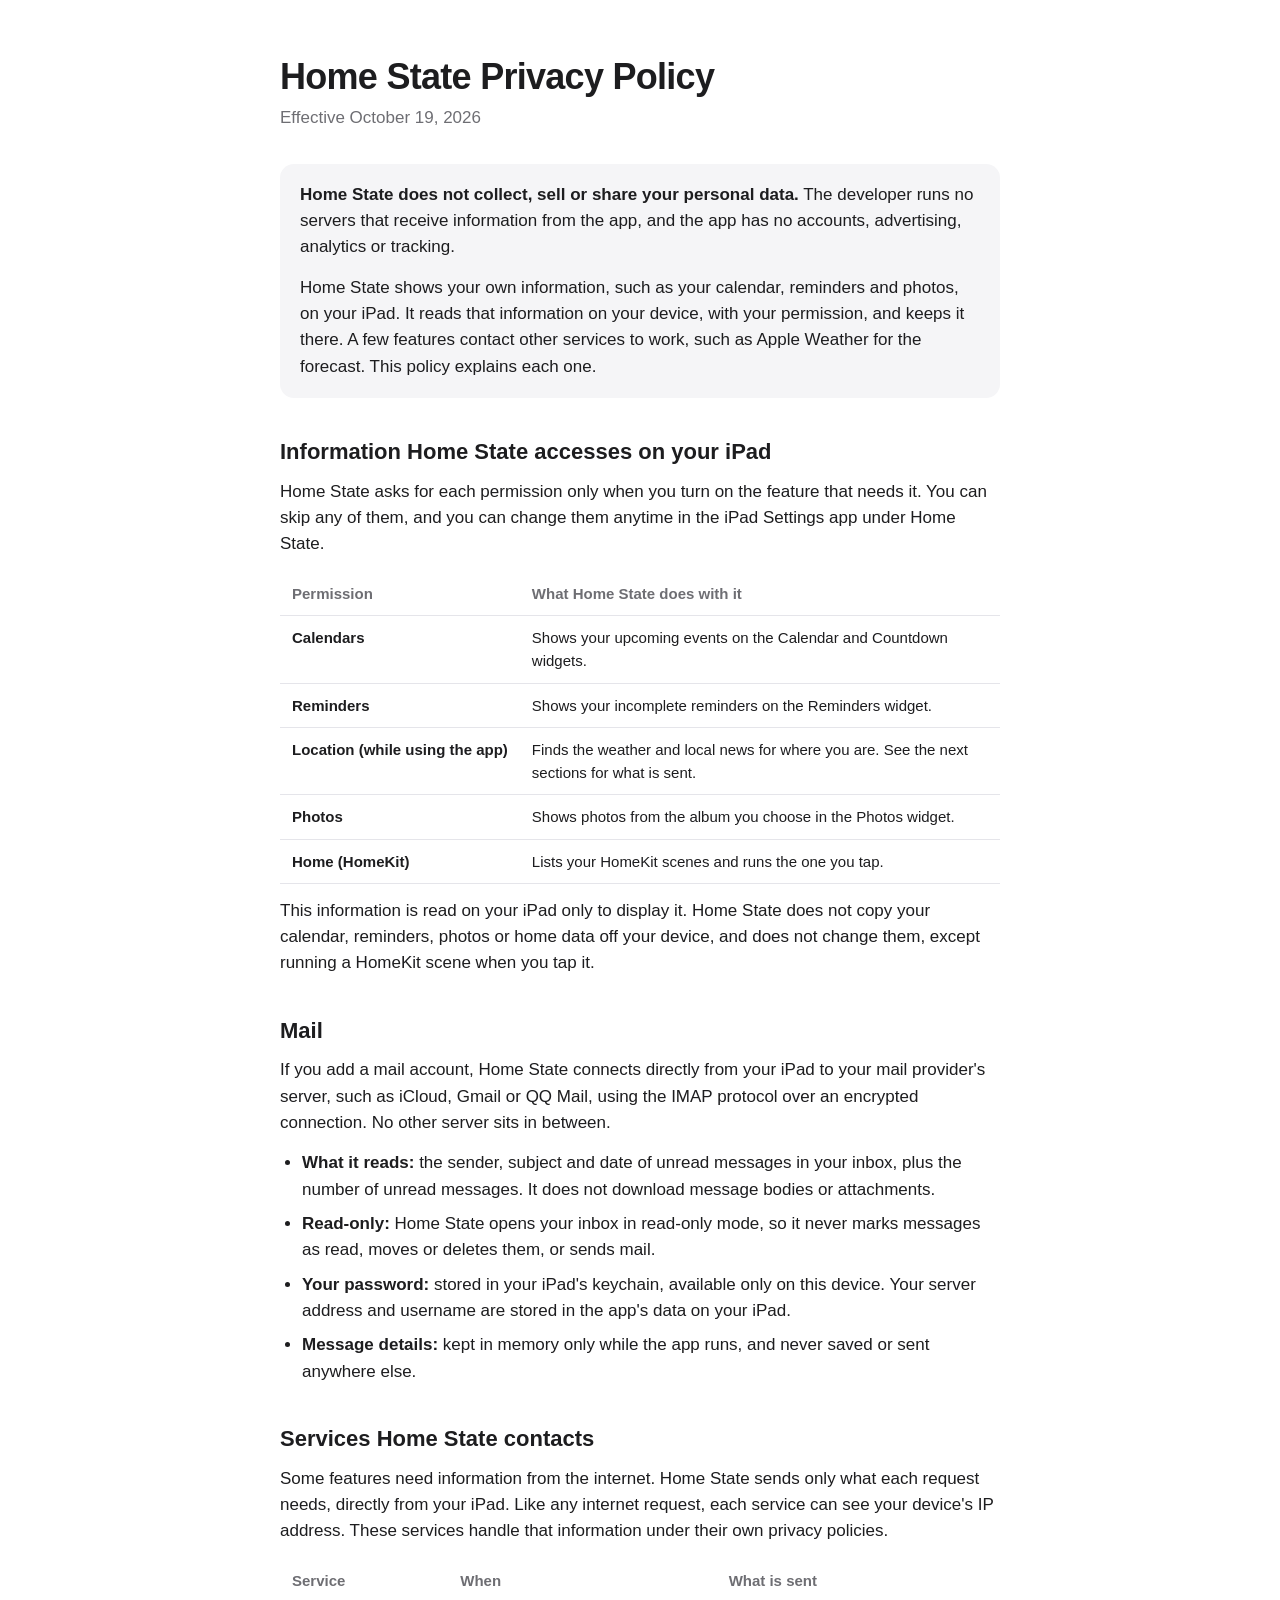
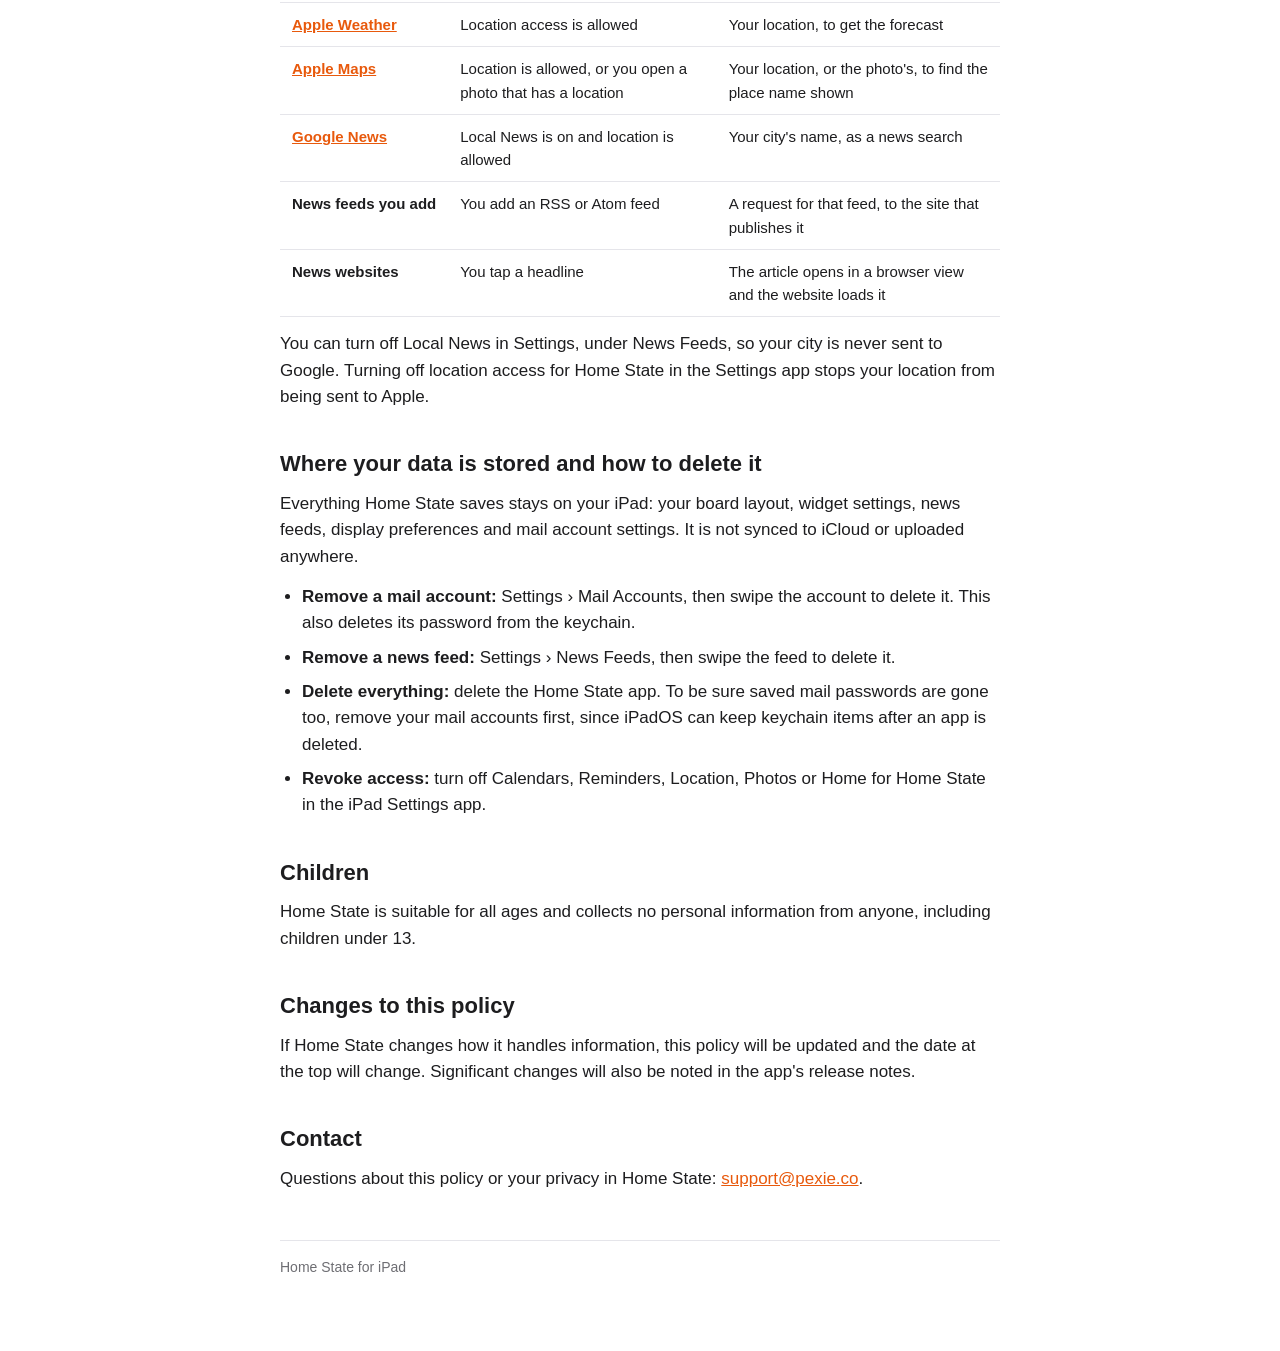
<file: docs/privacy/home-state-privacy.html>
<!doctype html>
<html lang="en">
<head>
<meta charset="utf-8">
<meta name="viewport" content="width=device-width, initial-scale=1">
<title>Home State Privacy Policy</title>
<meta name="description" content="How the Home State iPad app handles your information. Home State collects no personal data.">
<style>
  :root {
    --bg: #ffffff;
    --text: #1d1d1f;
    --muted: #6e6e73;
    --rule: #e5e5ea;
    --surface: #f5f5f7;
    --accent: #e8590c;
  }
  @media (prefers-color-scheme: dark) {
    :root {
      --bg: #000000;
      --text: #f5f5f7;
      --muted: #a1a1a6;
      --rule: #38383a;
      --surface: #1c1c1e;
      --accent: #ff9f45;
    }
  }
  * { box-sizing: border-box; }
  body {
    margin: 0;
    background: var(--bg);
    color: var(--text);
    font: 17px/1.55 -apple-system, BlinkMacSystemFont, "SF Pro Text", "Helvetica Neue", Helvetica, Arial, sans-serif;
    -webkit-text-size-adjust: 100%;
  }
  main { max-width: 760px; margin: 0 auto; padding: 56px 20px 72px; }
  h1 { font-size: 36px; line-height: 1.15; letter-spacing: -0.02em; margin: 0 0 8px; }
  h2 { font-size: 22px; line-height: 1.3; margin: 40px 0 12px; }
  p { margin: 0 0 14px; }
  ul { margin: 0 0 14px; padding-left: 22px; }
  li { margin-bottom: 8px; }
  a { color: var(--accent); }
  .effective { color: var(--muted); margin-bottom: 32px; }
  .summary { background: var(--surface); border-radius: 14px; padding: 18px 20px; margin-bottom: 8px; }
  .summary p:last-child { margin-bottom: 0; }
  .table-wrap { overflow-x: auto; margin: 0 0 14px; }
  table { border-collapse: collapse; width: 100%; font-size: 15px; }
  th, td { text-align: left; vertical-align: top; padding: 10px 12px; border-bottom: 1px solid var(--rule); }
  th { font-weight: 600; color: var(--muted); white-space: nowrap; }
  td:first-child { font-weight: 600; white-space: nowrap; }
  footer { margin-top: 48px; padding-top: 16px; border-top: 1px solid var(--rule); color: var(--muted); font-size: 14px; }
  @media (max-width: 520px) {
    main { padding-top: 32px; }
    h1 { font-size: 30px; }
    td:first-child, th { white-space: normal; }
  }
</style>
</head>
<body>
<main>
  <h1>Home State Privacy Policy</h1>
  <p class="effective">Effective October 19, 2026</p>

  <section class="summary" aria-label="Summary">
    <p><strong>Home State does not collect, sell or share your personal data.</strong> The developer runs no servers that receive information from the app, and the app has no accounts, advertising, analytics or tracking.</p>
    <p>Home State shows your own information, such as your calendar, reminders and photos, on your iPad. It reads that information on your device, with your permission, and keeps it there. A few features contact other services to work, such as Apple Weather for the forecast. This policy explains each one.</p>
  </section>

  <h2>Information Home State accesses on your iPad</h2>
  <p>Home State asks for each permission only when you turn on the feature that needs it. You can skip any of them, and you can change them anytime in the iPad Settings app under Home State.</p>
  <div class="table-wrap">
    <table>
      <thead><tr><th>Permission</th><th>What Home State does with it</th></tr></thead>
      <tbody>
        <tr><td>Calendars</td><td>Shows your upcoming events on the Calendar and Countdown widgets.</td></tr>
        <tr><td>Reminders</td><td>Shows your incomplete reminders on the Reminders widget.</td></tr>
        <tr><td>Location (while using the app)</td><td>Finds the weather and local news for where you are. See the next sections for what is sent.</td></tr>
        <tr><td>Photos</td><td>Shows photos from the album you choose in the Photos widget.</td></tr>
        <tr><td>Home (HomeKit)</td><td>Lists your HomeKit scenes and runs the one you tap.</td></tr>
      </tbody>
    </table>
  </div>
  <p>This information is read on your iPad only to display it. Home State does not copy your calendar, reminders, photos or home data off your device, and does not change them, except running a HomeKit scene when you tap it.</p>

  <h2>Mail</h2>
  <p>If you add a mail account, Home State connects directly from your iPad to your mail provider's server, such as iCloud, Gmail or QQ Mail, using the IMAP protocol over an encrypted connection. No other server sits in between.</p>
  <ul>
    <li><strong>What it reads:</strong> the sender, subject and date of unread messages in your inbox, plus the number of unread messages. It does not download message bodies or attachments.</li>
    <li><strong>Read-only:</strong> Home State opens your inbox in read-only mode, so it never marks messages as read, moves or deletes them, or sends mail.</li>
    <li><strong>Your password:</strong> stored in your iPad's keychain, available only on this device. Your server address and username are stored in the app's data on your iPad.</li>
    <li><strong>Message details:</strong> kept in memory only while the app runs, and never saved or sent anywhere else.</li>
  </ul>

  <h2>Services Home State contacts</h2>
  <p>Some features need information from the internet. Home State sends only what each request needs, directly from your iPad. Like any internet request, each service can see your device's IP address. These services handle that information under their own privacy policies.</p>
  <div class="table-wrap">
    <table>
      <thead><tr><th>Service</th><th>When</th><th>What is sent</th></tr></thead>
      <tbody>
        <tr><td><a href="https://www.apple.com/legal/privacy/">Apple Weather</a></td><td>Location access is allowed</td><td>Your location, to get the forecast</td></tr>
        <tr><td><a href="https://www.apple.com/legal/privacy/">Apple Maps</a></td><td>Location is allowed, or you open a photo that has a location</td><td>Your location, or the photo's, to find the place name shown</td></tr>
        <tr><td><a href="https://policies.google.com/privacy">Google News</a></td><td>Local News is on and location is allowed</td><td>Your city's name, as a news search</td></tr>
        <tr><td>News feeds you add</td><td>You add an RSS or Atom feed</td><td>A request for that feed, to the site that publishes it</td></tr>
        <tr><td>News websites</td><td>You tap a headline</td><td>The article opens in a browser view and the website loads it</td></tr>
      </tbody>
    </table>
  </div>
  <p>You can turn off Local News in Settings, under News Feeds, so your city is never sent to Google. Turning off location access for Home State in the Settings app stops your location from being sent to Apple.</p>

  <h2>Where your data is stored and how to delete it</h2>
  <p>Everything Home State saves stays on your iPad: your board layout, widget settings, news feeds, display preferences and mail account settings. It is not synced to iCloud or uploaded anywhere.</p>
  <ul>
    <li><strong>Remove a mail account:</strong> Settings › Mail Accounts, then swipe the account to delete it. This also deletes its password from the keychain.</li>
    <li><strong>Remove a news feed:</strong> Settings › News Feeds, then swipe the feed to delete it.</li>
    <li><strong>Delete everything:</strong> delete the Home State app. To be sure saved mail passwords are gone too, remove your mail accounts first, since iPadOS can keep keychain items after an app is deleted.</li>
    <li><strong>Revoke access:</strong> turn off Calendars, Reminders, Location, Photos or Home for Home State in the iPad Settings app.</li>
  </ul>

  <h2>Children</h2>
  <p>Home State is suitable for all ages and collects no personal information from anyone, including children under 13.</p>

  <h2>Changes to this policy</h2>
  <p>If Home State changes how it handles information, this policy will be updated and the date at the top will change. Significant changes will also be noted in the app's release notes.</p>

  <h2>Contact</h2>
  <p>Questions about this policy or your privacy in Home State: <a href="mailto:support@pexie.co">support@pexie.co</a>.</p>

  <footer>Home State for iPad</footer>
</main>
</body>
</html>
</file>
<file: docs/css/style-small.css>
body {
    background-color: light-gray;
    font-family: -apple-system, "Helvetica Neue", "Lucida Grande";
    font-size: 12px;
}

div.wrapper {
    margin: auto;
    max-width: 35em;
    min-width: 20em;
    padding: 10px;
}

div.titles {
    margin-left: 10px;
}
div.main {
}

.center {
    display: table;
    margin: auto;
    text-align: center;
}

h1 {
    font-size: 35px;
    font-weight: 200;
}

h2 {
    font-size: 18px;
    font-weight: 400;
}

h3 {
    font-size: 16px;
    font-weight: 700;
}

h6 {
    font-size: 12px;
    font-weight: 600;
    color: gray;
}

img.app-store {
    margin: 10px;
}
img.app-icon {
    margin: 10px;
    width: 120px;
    height: 120px;
}

footer{
    color: gray;
}

p {
    max-width: 35em;
}
</file>
<file: docs/css/style-big.css>
body {
    background-color: light-gray;
    font-family: -apple-system, "Helvetica Neue", "Lucida Grande";
    font-size: 16px;
}

div.wrapper {
    margin: auto;
    max-width: 35em;
    min-width: 20em;
    padding: 10px;
}

div.titles {
    margin-left: 10px;
}
div.main {
}

.center {
    display: table;
    margin: auto;
    text-align: center;
}

h1 {
    font-size: 40px;
    font-weight: 100;
}

h2 {
    font-size: 20px;
    font-weight: 300;
}

h3 {
    font-size: 16px;
    font-weight: 700;
}

h6 {
    font-size: 12px;
    font-weight: 600;
    color: gray;
}

img.app-store {
    margin: 10px;
}
img.app-icon {
    margin: 10px;
    width: 120px;
    height: 120px;
}

footer{
    color: gray;
}

p {
    max-width: 35em;
}
</file>
